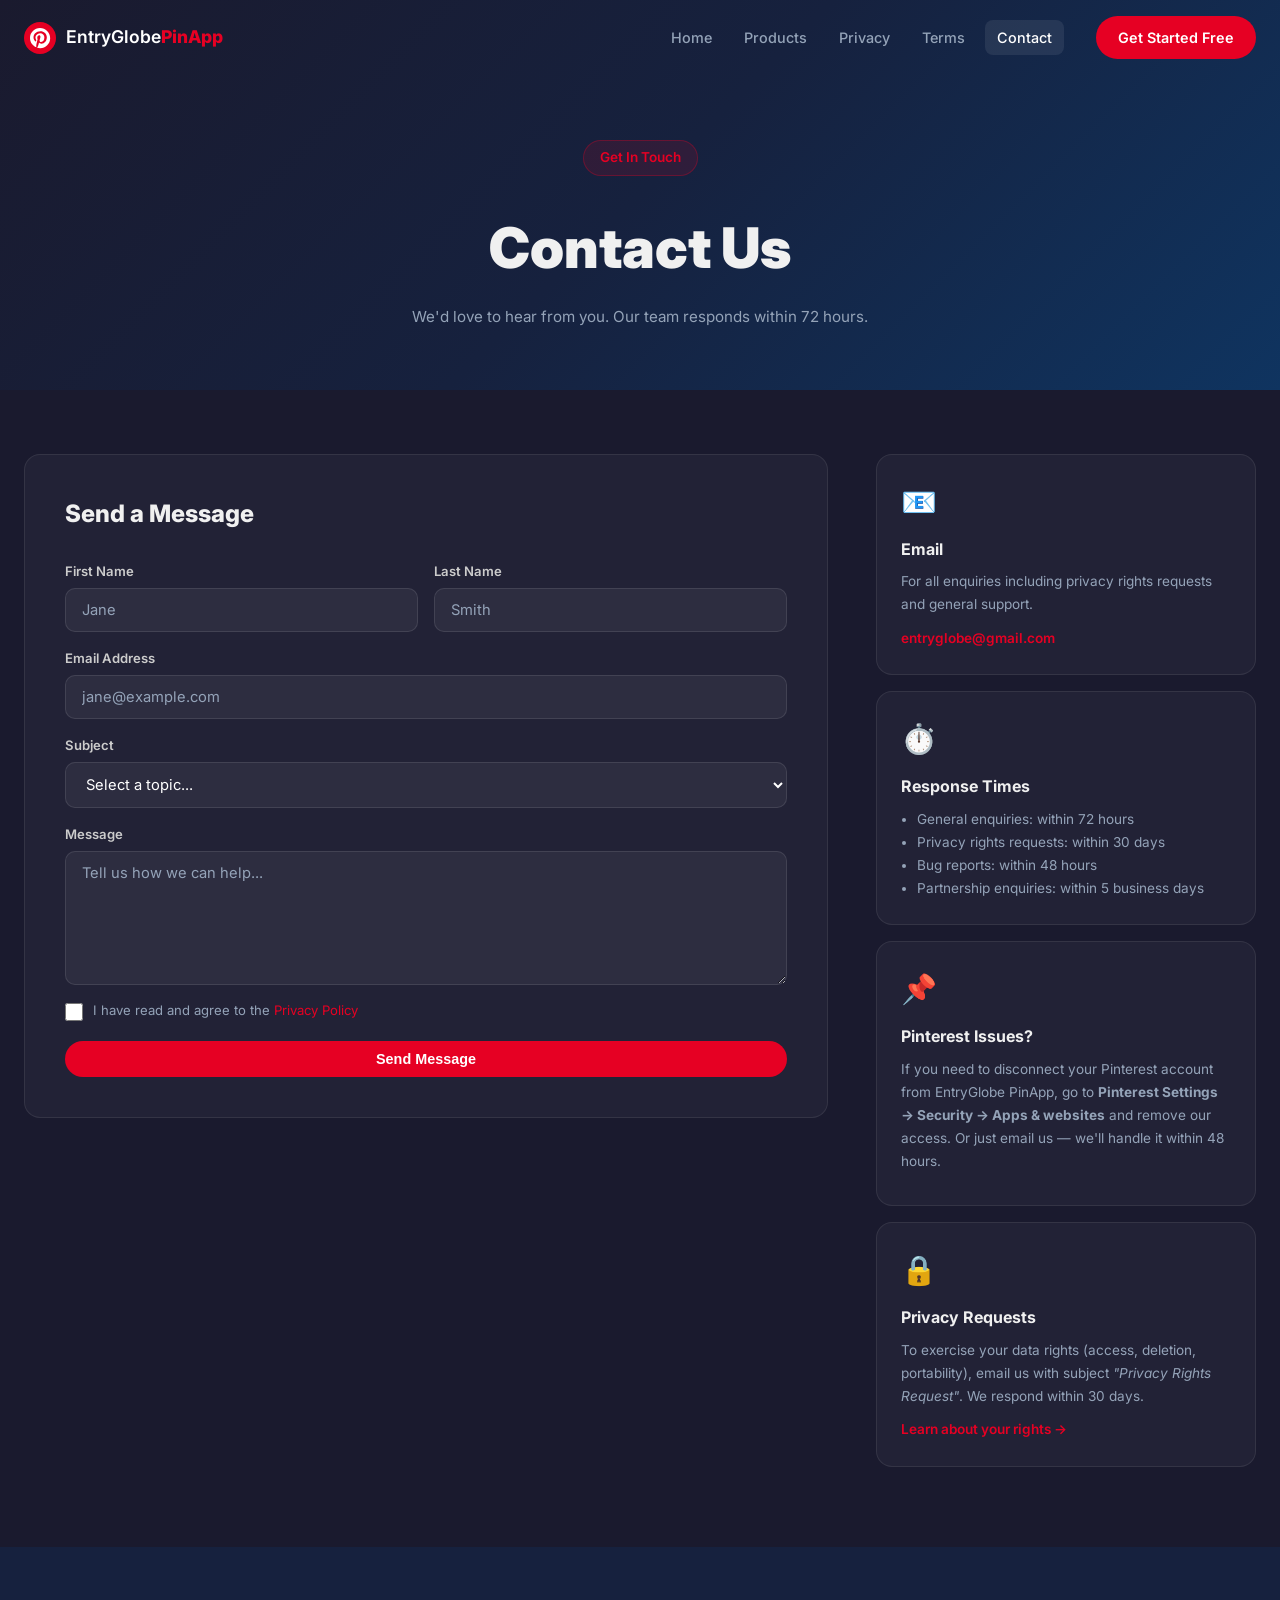
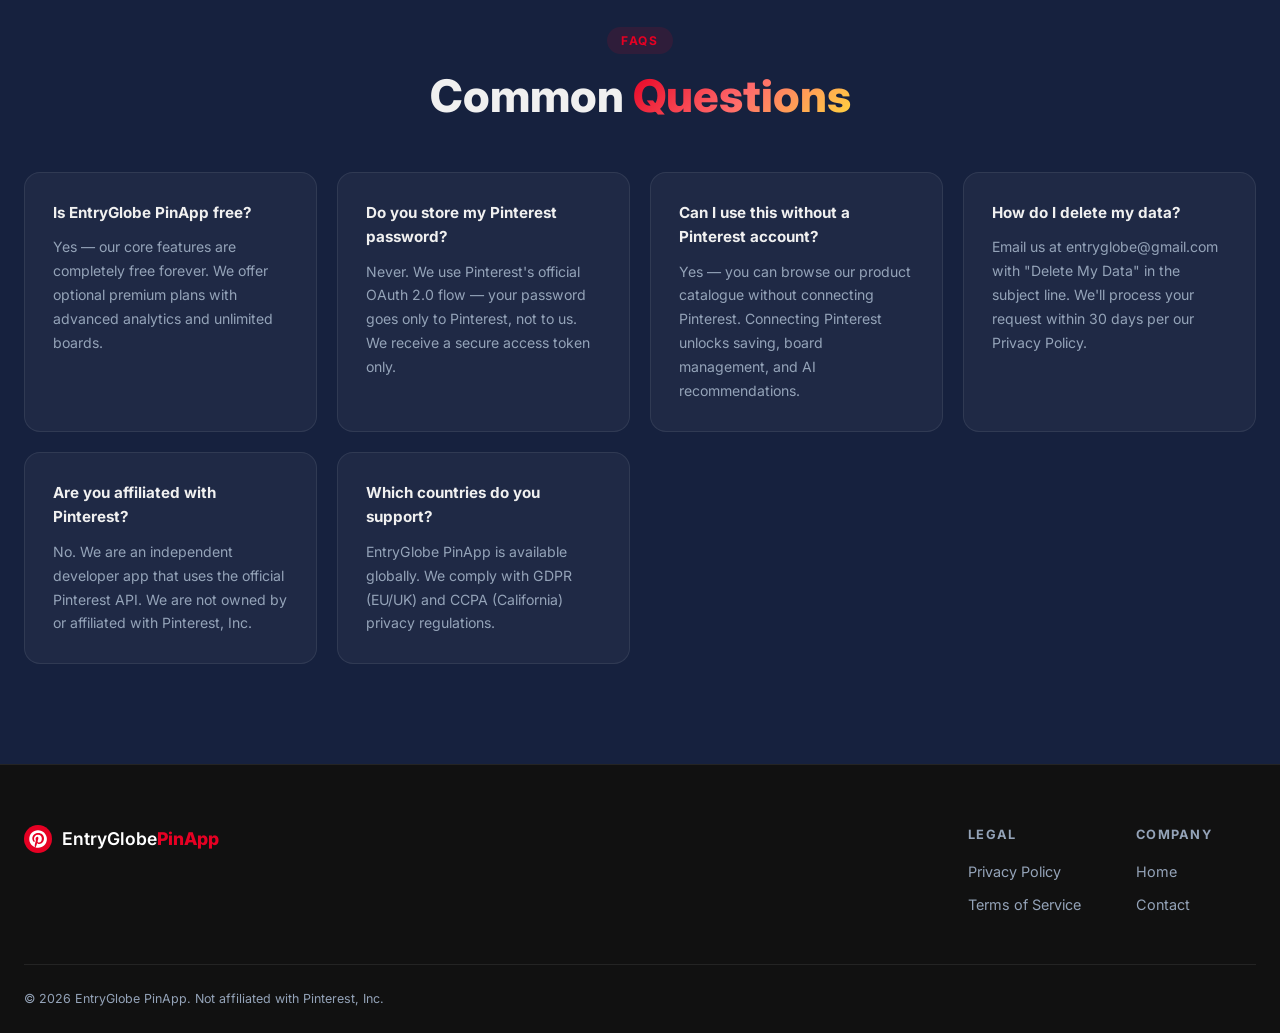
<file: contact.html>
<!DOCTYPE html>
<html lang="en">
<head>
  <meta charset="UTF-8" />
  <meta name="viewport" content="width=device-width, initial-scale=1.0" />
  <title>Contact – EntryGlobe PinApp</title>
  <link rel="stylesheet" href="style.css" />
  <link rel="preconnect" href="https://fonts.googleapis.com" />
  <link href="https://fonts.googleapis.com/css2?family=Inter:wght@300;400;500;600;700;800&display=swap" rel="stylesheet" />
</head>
<body>

<header class="navbar" id="navbar">
  <div class="nav-inner">
    <a href="index.html" class="brand">
      <svg width="32" height="32" viewBox="0 0 32 32" fill="none"><circle cx="16" cy="16" r="16" fill="#E60023"/><path d="M16 6C10.477 6 6 10.477 6 16c0 4.236 2.636 7.855 6.356 9.312-.088-.791-.167-2.005.035-2.868.181-.78 1.207-5.115 1.207-5.115s-.308-.617-.308-1.53c0-1.434.832-2.507 1.866-2.507.88 0 1.306.66 1.306 1.452 0 .885-.564 2.209-.855 3.437-.243 1.028.515 1.863 1.527 1.863 1.832 0 3.244-1.931 3.244-4.716 0-2.466-1.771-4.19-4.3-4.19-2.927 0-4.645 2.195-4.645 4.465 0 .884.34 1.83.765 2.348a.307.307 0 0 1 .071.294c-.078.323-.252 1.027-.286 1.172-.046.19-.152.23-.35.138-1.3-.605-2.112-2.508-2.112-4.038 0-3.286 2.387-6.307 6.883-6.307 3.614 0 6.424 2.576 6.424 6.017 0 3.59-2.263 6.479-5.404 6.479-1.056 0-2.049-.549-2.39-1.197l-.65 2.425c-.235.904-.87 2.037-1.295 2.727.976.302 2.01.466 3.08.466 5.523 0 10-4.477 10-10S21.523 6 16 6z" fill="white"/></svg>
      <span>EntryGlobe<strong>PinApp</strong></span>
    </a>
    <nav class="nav-links">
      <a href="index.html">Home</a>
      <a href="index.html#products">Products</a>
      <a href="privacy-policy.html">Privacy</a>
      <a href="terms.html">Terms</a>
      <a href="contact.html" class="active">Contact</a>
    </nav>
    <a href="index.html#get-started" class="btn-primary">Get Started Free</a>
    <button class="hamburger" id="hamburger" aria-label="Menu">&#9776;</button>
  </div>
  <div class="mobile-menu" id="mobileMenu">
    <a href="index.html">Home</a>
    <a href="privacy-policy.html">Privacy</a>
    <a href="terms.html">Terms</a>
    <a href="contact.html">Contact</a>
  </div>
</header>

<div class="legal-hero">
  <div class="container">
    <div class="hero-badge">Get In Touch</div>
    <h1>Contact Us</h1>
    <p>We'd love to hear from you. Our team responds within 72 hours.</p>
  </div>
</div>

<section class="contact-section container">
  <div class="contact-grid">

    <!-- Form -->
    <div class="contact-form-card">
      <h2>Send a Message</h2>
      <form id="contactForm" onsubmit="handleContactForm(event)">
        <div class="form-row">
          <div class="form-group">
            <label for="firstName">First Name</label>
            <input type="text" id="firstName" placeholder="Jane" required />
          </div>
          <div class="form-group">
            <label for="lastName">Last Name</label>
            <input type="text" id="lastName" placeholder="Smith" required />
          </div>
        </div>
        <div class="form-group">
          <label for="email">Email Address</label>
          <input type="email" id="email" placeholder="jane@example.com" required />
        </div>
        <div class="form-group">
          <label for="subject">Subject</label>
          <select id="subject" required>
            <option value="">Select a topic...</option>
            <option>General Enquiry</option>
            <option>Pinterest API / Account Connection</option>
            <option>Privacy Rights Request</option>
            <option>Bug Report</option>
            <option>Feature Request</option>
            <option>Business &amp; Partnership</option>
            <option>Press &amp; Media</option>
          </select>
        </div>
        <div class="form-group">
          <label for="message">Message</label>
          <textarea id="message" rows="6" placeholder="Tell us how we can help..." required></textarea>
        </div>
        <div class="form-check">
          <input type="checkbox" id="privacyCheck" required />
          <label for="privacyCheck">I have read and agree to the <a href="privacy-policy.html">Privacy Policy</a></label>
        </div>
        <button type="submit" class="btn-primary btn-full">Send Message</button>
      </form>
      <div id="formSuccess" class="form-success" style="display:none;">
        <div class="success-icon">✅</div>
        <h3>Message Sent!</h3>
        <p>Thanks for reaching out. We'll get back to you within 72 hours at the email you provided.</p>
      </div>
    </div>

    <!-- Info Cards -->
    <div class="contact-info-col">
      <div class="info-card">
        <div class="info-icon">📧</div>
        <h3>Email</h3>
        <p>For all enquiries including privacy rights requests and general support.</p>
        <a href="mailto:entryglobe@gmail.com">entryglobe@gmail.com</a>
      </div>
      <div class="info-card">
        <div class="info-icon">⏱️</div>
        <h3>Response Times</h3>
        <ul>
          <li>General enquiries: within 72 hours</li>
          <li>Privacy rights requests: within 30 days</li>
          <li>Bug reports: within 48 hours</li>
          <li>Partnership enquiries: within 5 business days</li>
        </ul>
      </div>
      <div class="info-card">
        <div class="info-icon">📌</div>
        <h3>Pinterest Issues?</h3>
        <p>If you need to disconnect your Pinterest account from EntryGlobe PinApp, go to <strong>Pinterest Settings &rarr; Security &rarr; Apps &amp; websites</strong> and remove our access. Or just email us — we'll handle it within 48 hours.</p>
      </div>
      <div class="info-card">
        <div class="info-icon">🔒</div>
        <h3>Privacy Requests</h3>
        <p>To exercise your data rights (access, deletion, portability), email us with subject <em>"Privacy Rights Request"</em>. We respond within 30 days.</p>
        <a href="privacy-policy.html#your-rights">Learn about your rights &rarr;</a>
      </div>
    </div>

  </div>
</section>

<!-- FAQ -->
<section class="faq-section">
  <div class="container">
    <div class="section-label">FAQs</div>
    <h2 class="section-title">Common <span class="gradient-text">Questions</span></h2>
    <div class="faq-grid">
      <div class="faq-item">
        <h4>Is EntryGlobe PinApp free?</h4>
        <p>Yes — our core features are completely free forever. We offer optional premium plans with advanced analytics and unlimited boards.</p>
      </div>
      <div class="faq-item">
        <h4>Do you store my Pinterest password?</h4>
        <p>Never. We use Pinterest's official OAuth 2.0 flow — your password goes only to Pinterest, not to us. We receive a secure access token only.</p>
      </div>
      <div class="faq-item">
        <h4>Can I use this without a Pinterest account?</h4>
        <p>Yes — you can browse our product catalogue without connecting Pinterest. Connecting Pinterest unlocks saving, board management, and AI recommendations.</p>
      </div>
      <div class="faq-item">
        <h4>How do I delete my data?</h4>
        <p>Email us at entryglobe@gmail.com with "Delete My Data" in the subject line. We'll process your request within 30 days per our Privacy Policy.</p>
      </div>
      <div class="faq-item">
        <h4>Are you affiliated with Pinterest?</h4>
        <p>No. We are an independent developer app that uses the official Pinterest API. We are not owned by or affiliated with Pinterest, Inc.</p>
      </div>
      <div class="faq-item">
        <h4>Which countries do you support?</h4>
        <p>EntryGlobe PinApp is available globally. We comply with GDPR (EU/UK) and CCPA (California) privacy regulations.</p>
      </div>
    </div>
  </div>
</section>

<footer class="footer">
  <div class="footer-inner">
    <div class="footer-brand">
      <a href="index.html" class="brand">
        <svg width="28" height="28" viewBox="0 0 32 32" fill="none"><circle cx="16" cy="16" r="16" fill="#E60023"/><path d="M16 6C10.477 6 6 10.477 6 16c0 4.236 2.636 7.855 6.356 9.312-.088-.791-.167-2.005.035-2.868.181-.78 1.207-5.115 1.207-5.115s-.308-.617-.308-1.53c0-1.434.832-2.507 1.866-2.507.88 0 1.306.66 1.306 1.452 0 .885-.564 2.209-.855 3.437-.243 1.028.515 1.863 1.527 1.863 1.832 0 3.244-1.931 3.244-4.716 0-2.466-1.771-4.19-4.3-4.19-2.927 0-4.645 2.195-4.645 4.465 0 .884.34 1.83.765 2.348a.307.307 0 0 1 .071.294c-.078.323-.252 1.027-.286 1.172-.046.19-.152.23-.35.138-1.3-.605-2.112-2.508-2.112-4.038 0-3.286 2.387-6.307 6.883-6.307 3.614 0 6.424 2.576 6.424 6.017 0 3.59-2.263 6.479-5.404 6.479-1.056 0-2.049-.549-2.39-1.197l-.65 2.425c-.235.904-.87 2.037-1.295 2.727.976.302 2.01.466 3.08.466 5.523 0 10-4.477 10-10S21.523 6 16 6z" fill="white"/></svg>
        <span>EntryGlobe<strong>PinApp</strong></span>
      </a>
    </div>
    <div class="footer-links">
      <div class="footer-col">
        <h4>Legal</h4>
        <a href="privacy-policy.html">Privacy Policy</a>
        <a href="terms.html">Terms of Service</a>
      </div>
      <div class="footer-col">
        <h4>Company</h4>
        <a href="index.html">Home</a>
        <a href="contact.html">Contact</a>
      </div>
    </div>
  </div>
  <div class="footer-bottom">
    <p>&copy; 2026 EntryGlobe PinApp. Not affiliated with Pinterest, Inc.</p>
  </div>
</footer>

<script>
  window.addEventListener('scroll', () => {
    document.getElementById('navbar').classList.toggle('scrolled', window.scrollY > 50);
  });
  document.getElementById('hamburger').addEventListener('click', () => {
    document.getElementById('mobileMenu').classList.toggle('open');
  });
  function handleContactForm(e) {
    e.preventDefault();
    document.getElementById('contactForm').style.display = 'none';
    document.getElementById('formSuccess').style.display = 'block';
  }
</script>
</body>
</html>
</file>
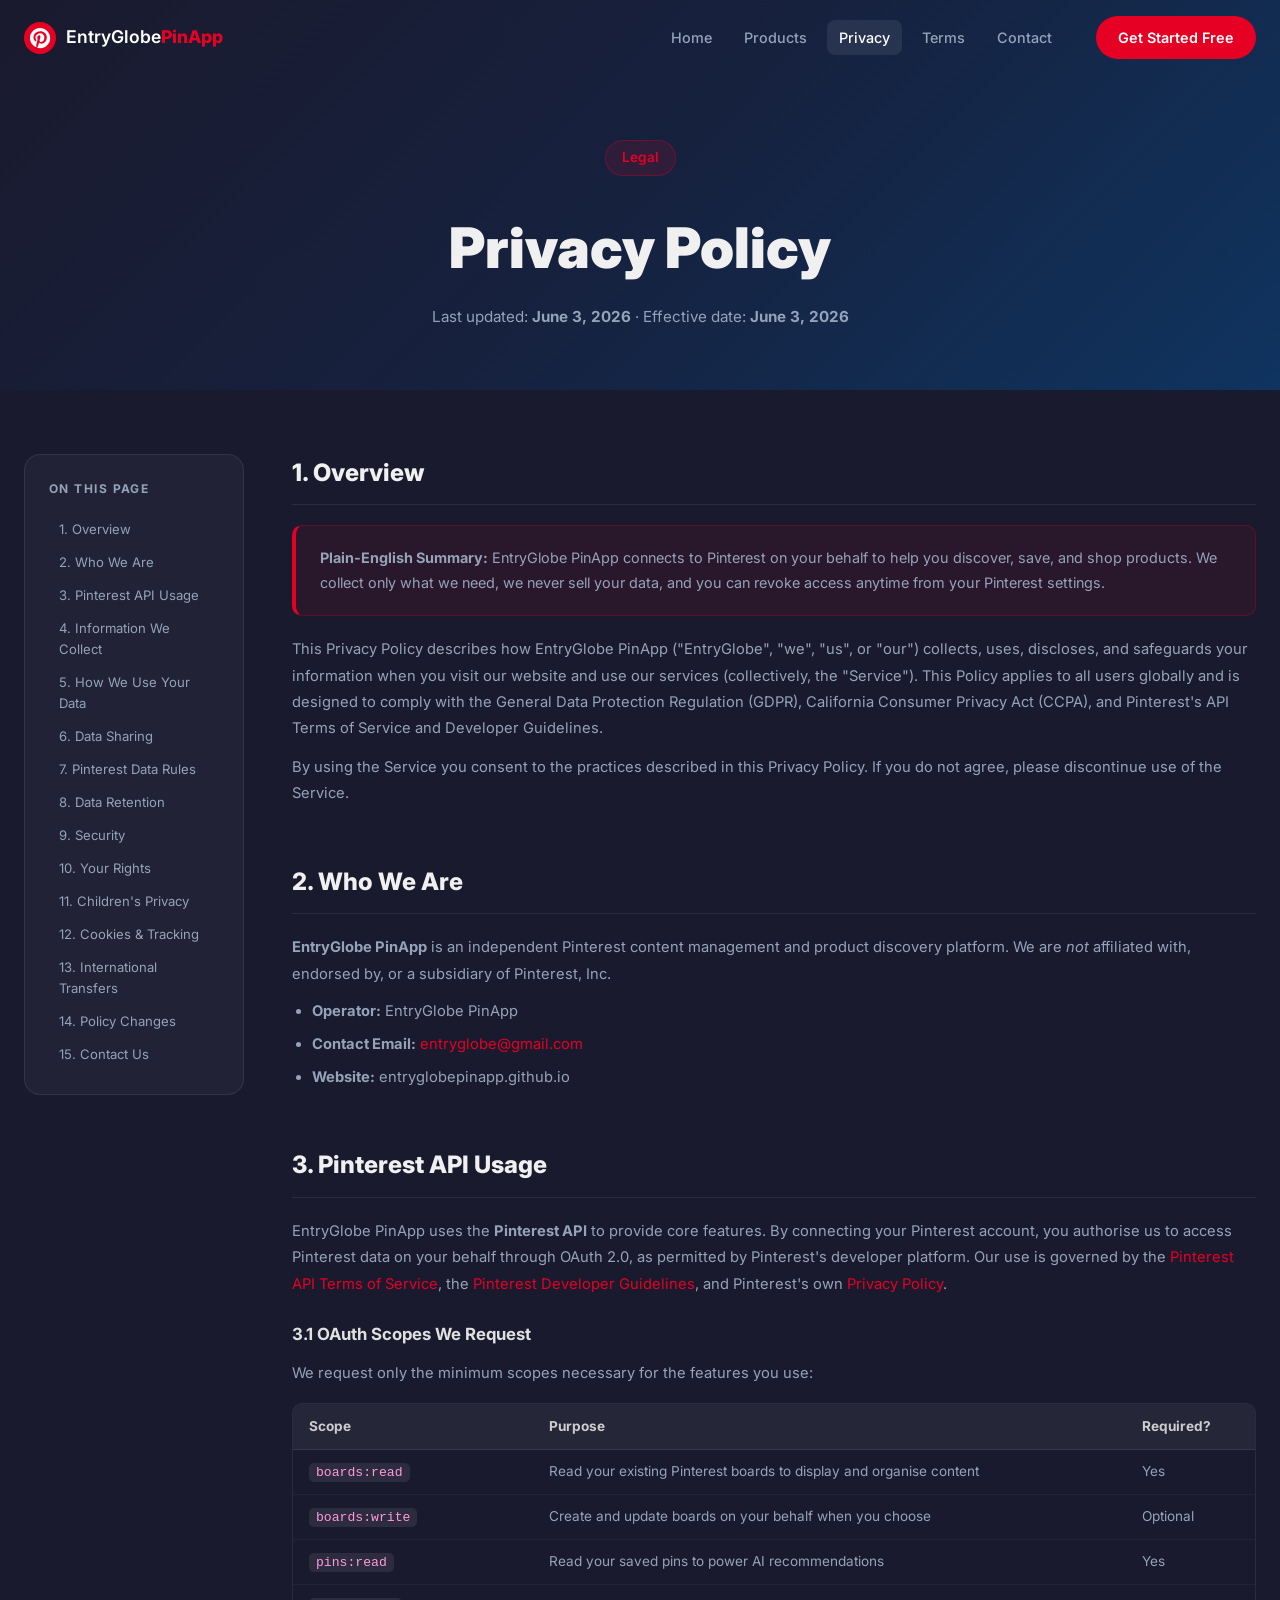
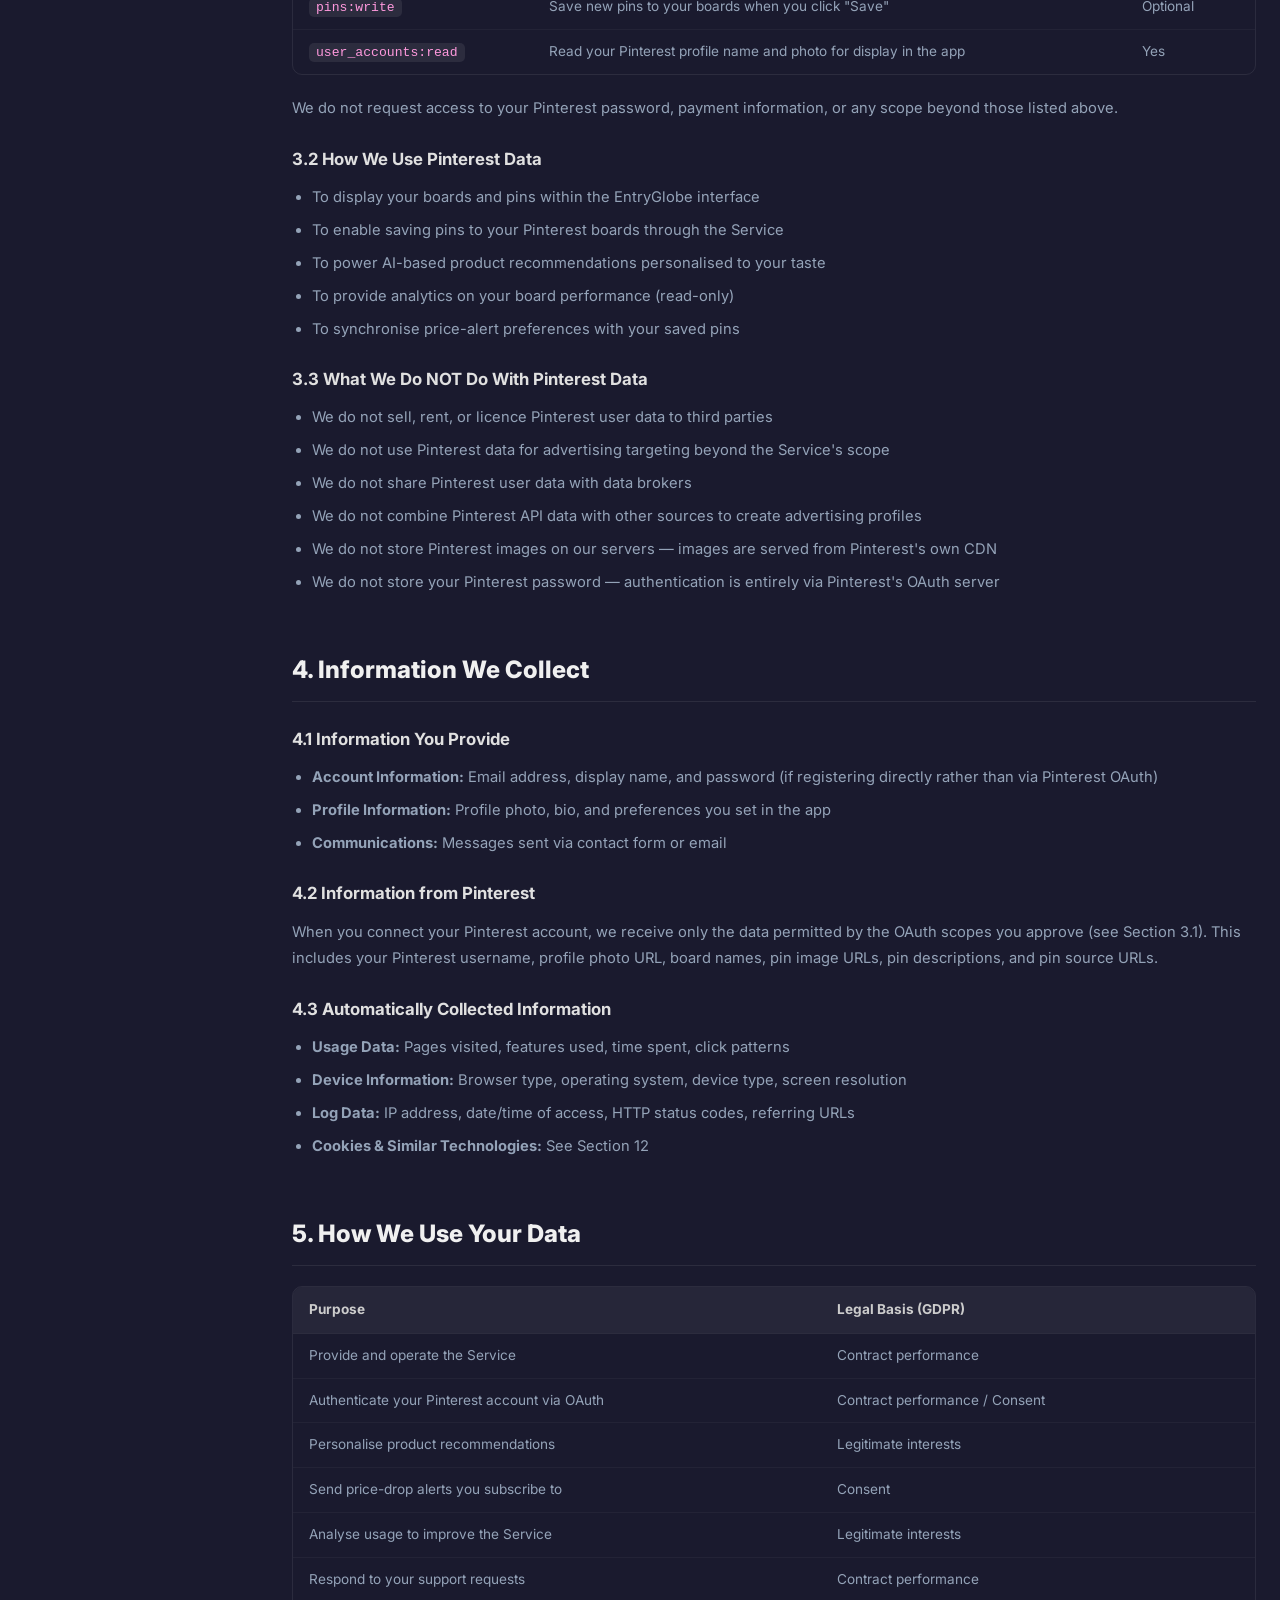
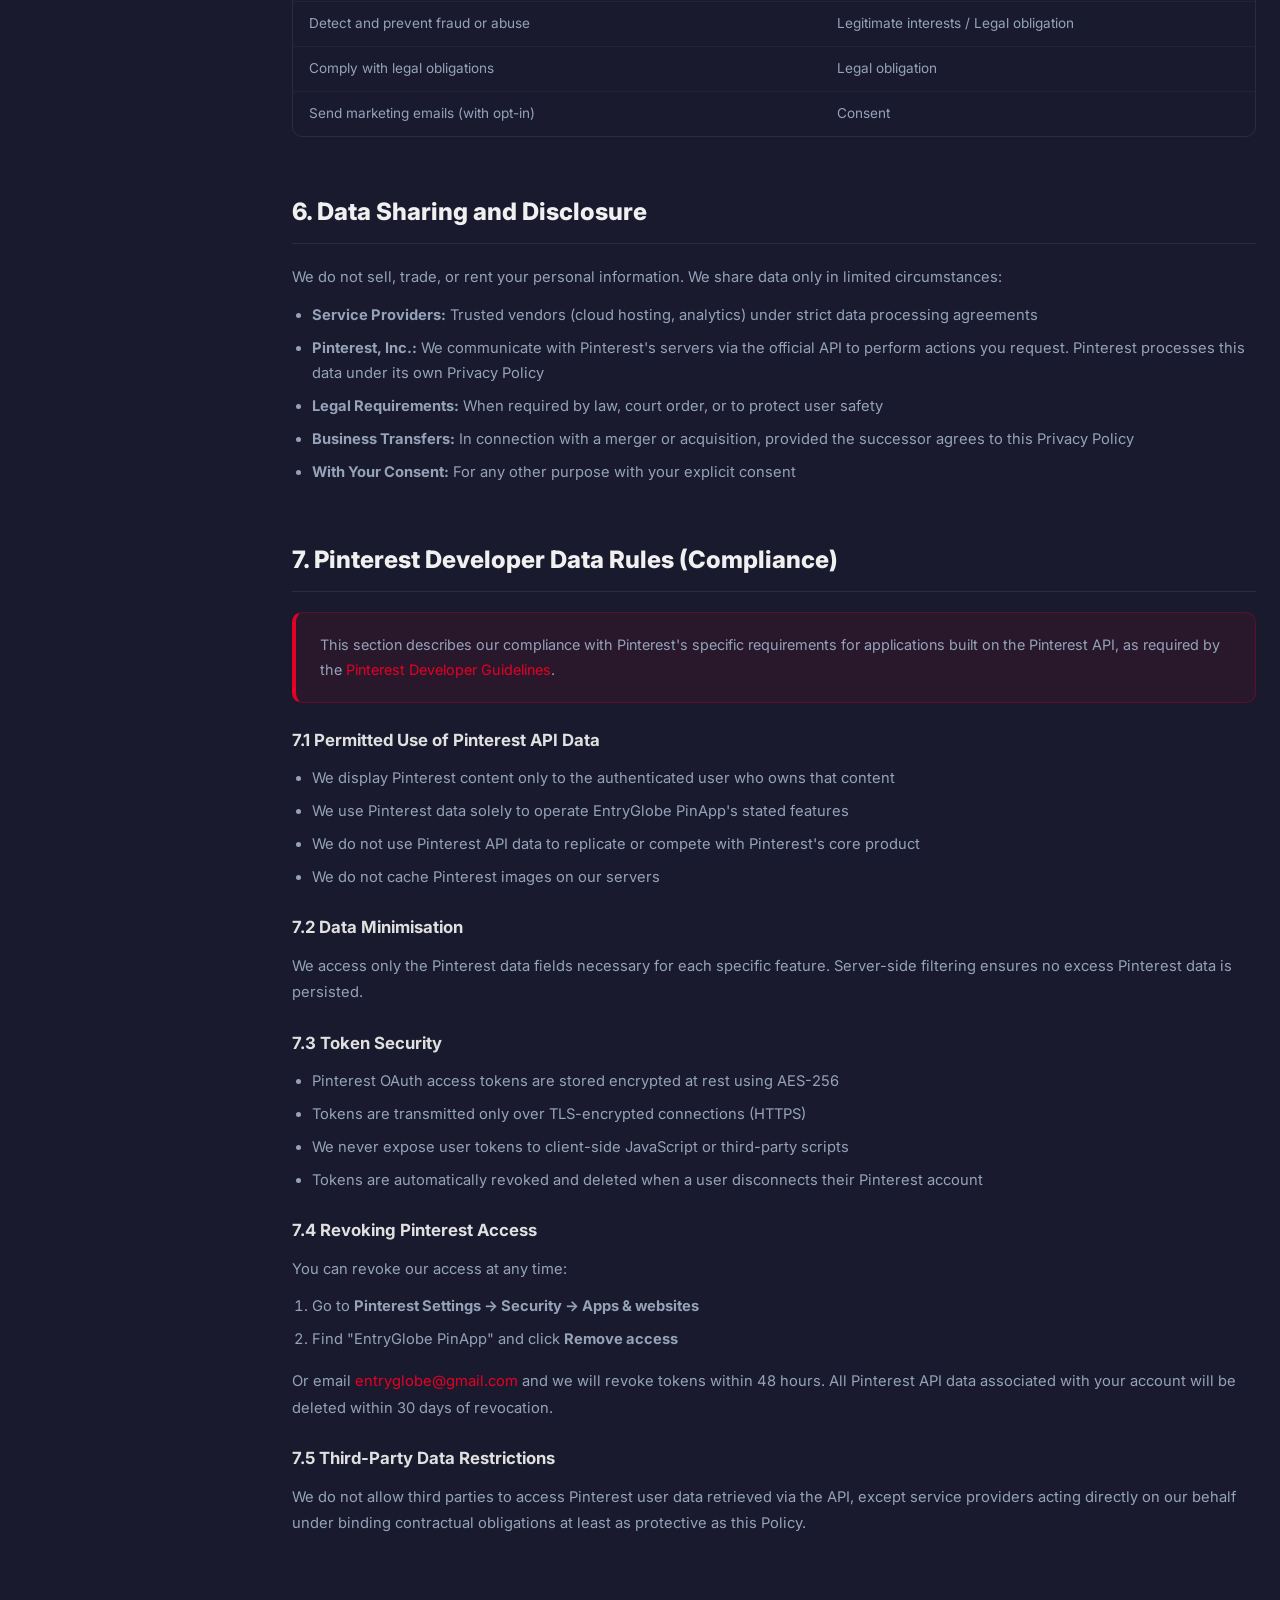
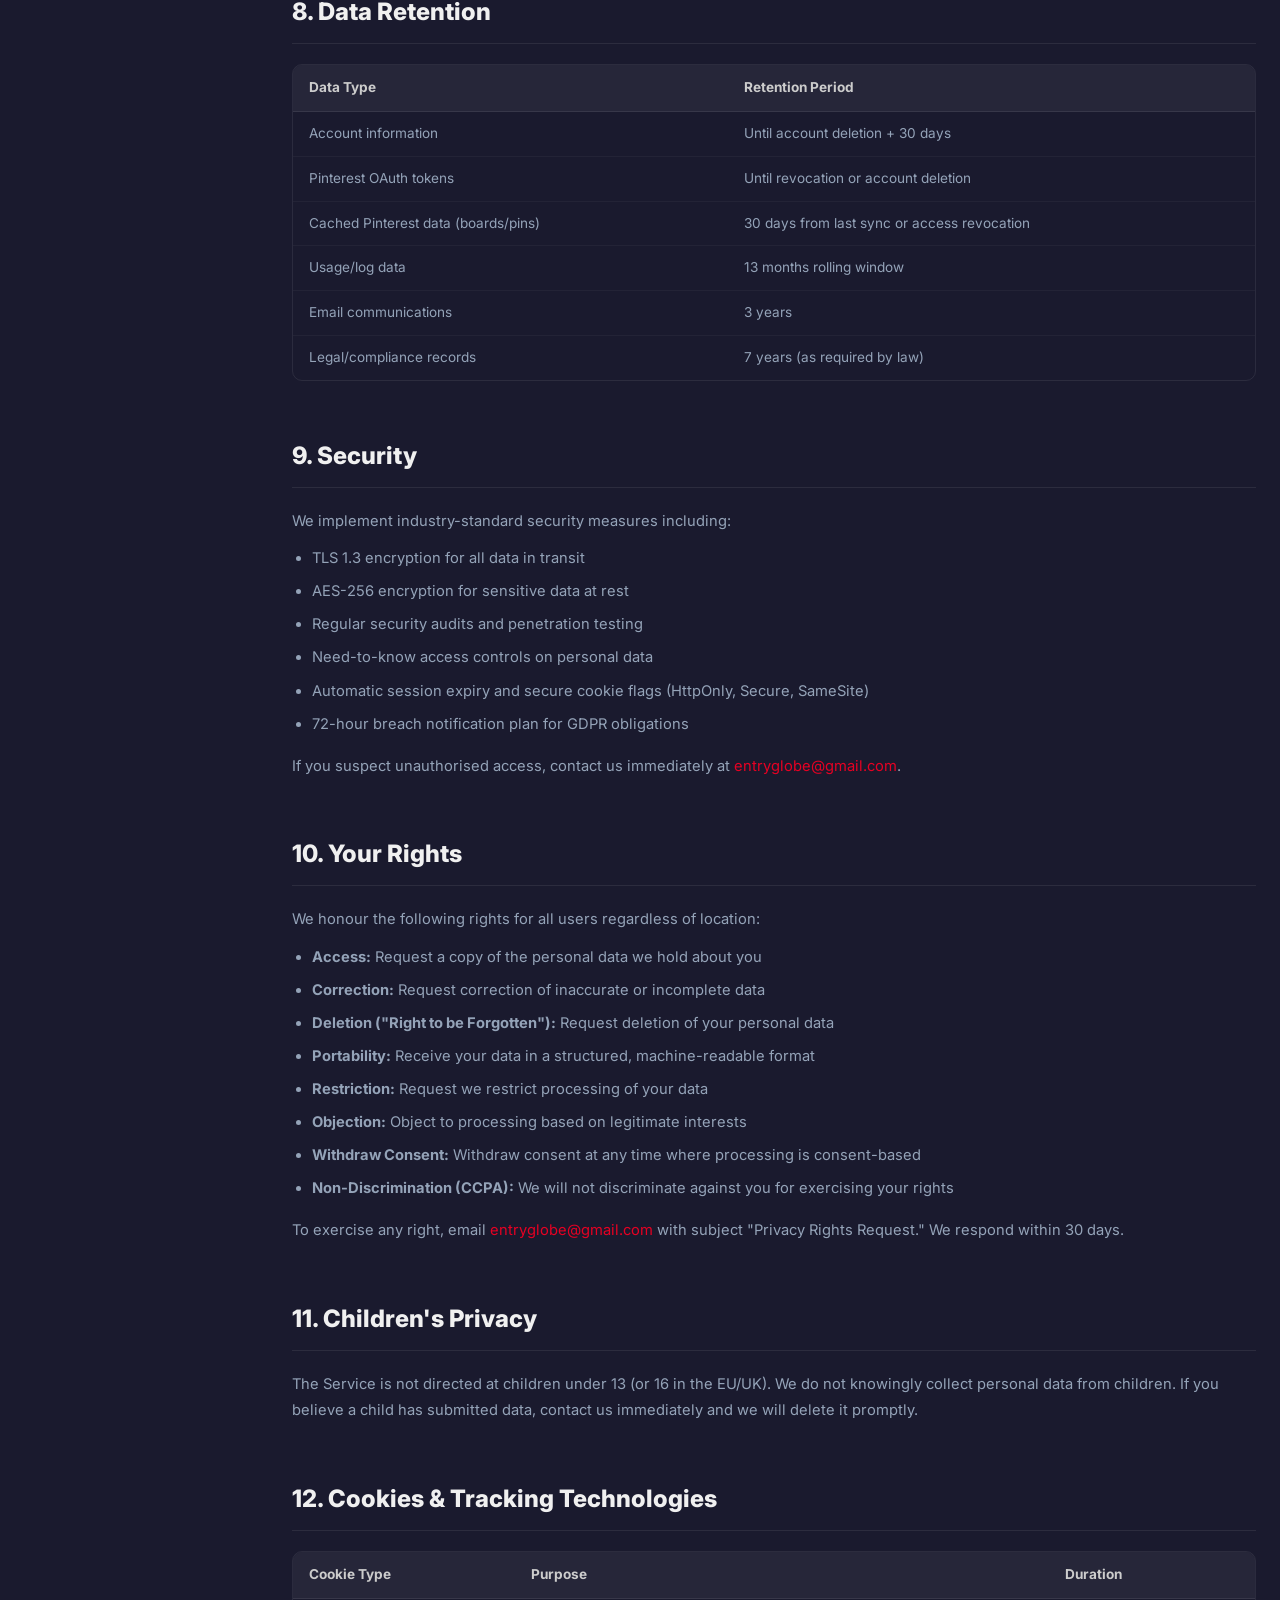
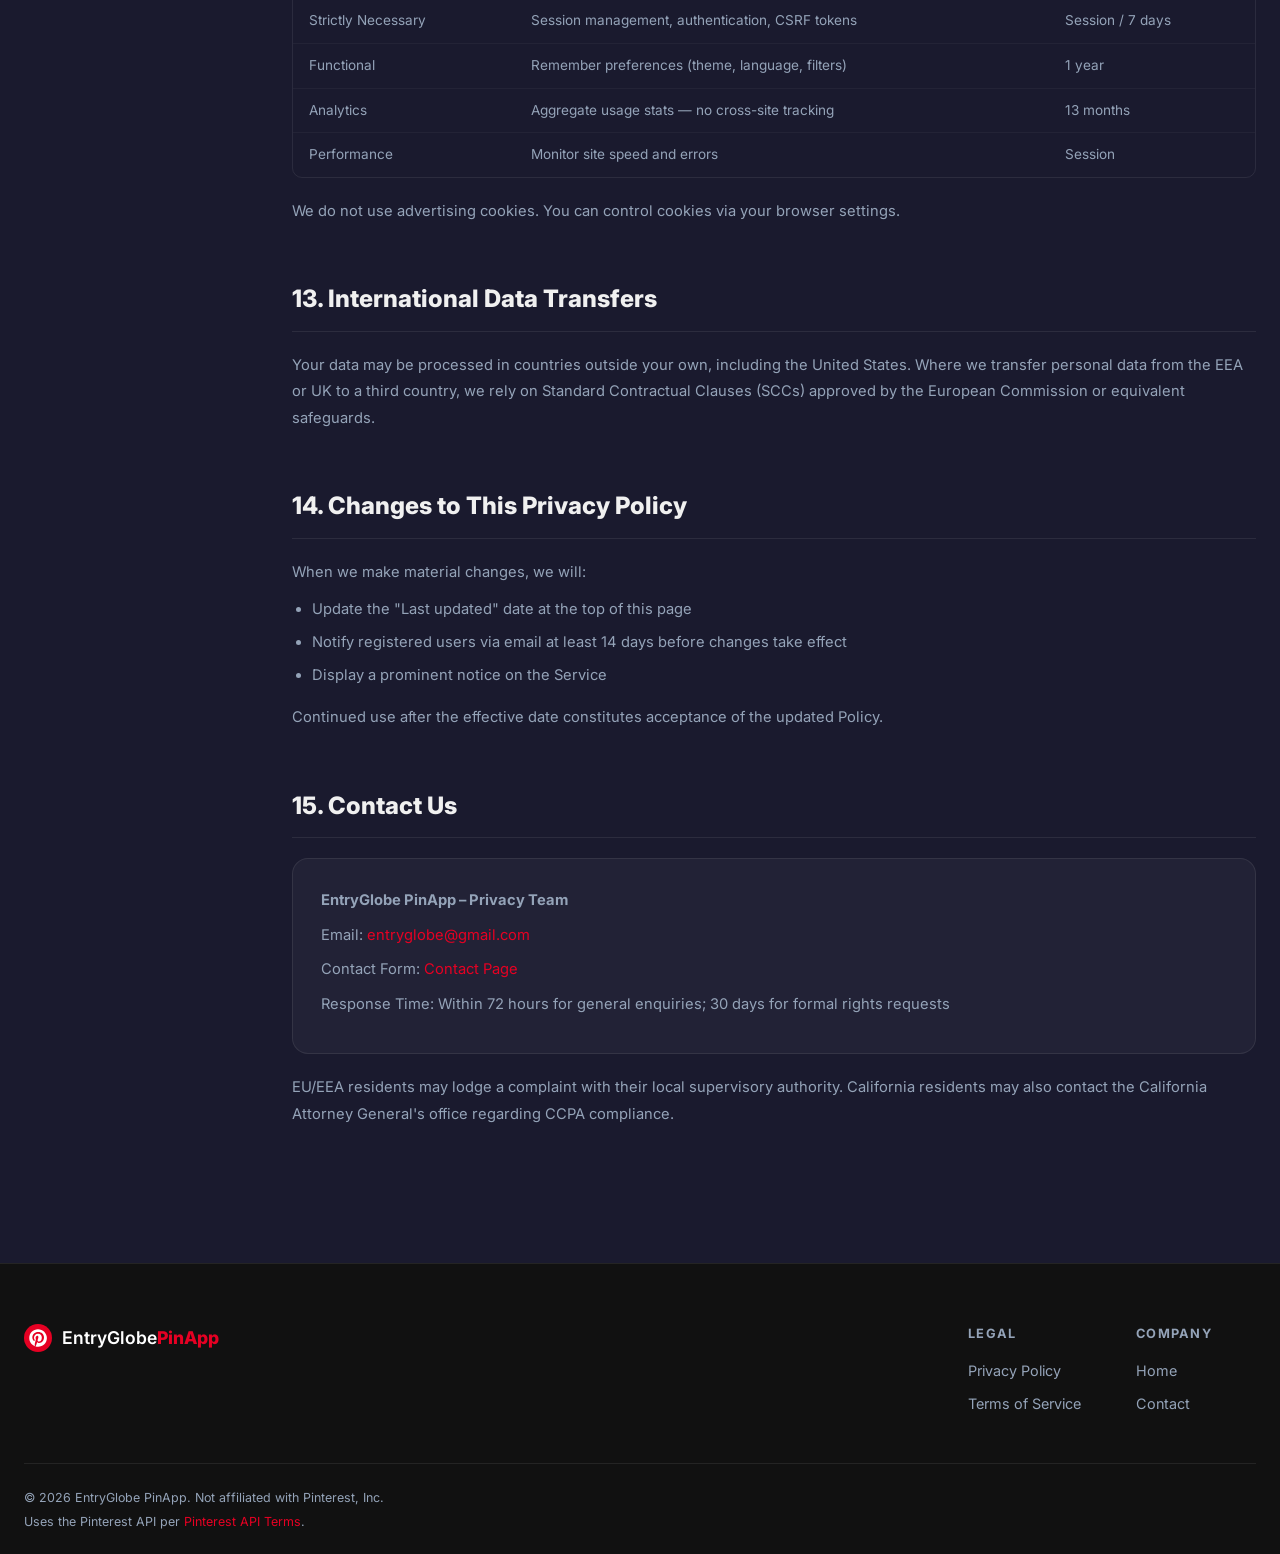
<file: privacy-policy.html>
<!DOCTYPE html>
<html lang="en">
<head>
  <meta charset="UTF-8" />
  <meta name="viewport" content="width=device-width, initial-scale=1.0" />
  <title>Privacy Policy – EntryGlobe PinApp</title>
  <meta name="description" content="EntryGlobe PinApp Privacy Policy — learn how we collect, use, and protect your data when you use our Pinterest-integrated platform." />
  <link rel="stylesheet" href="style.css" />
  <link rel="preconnect" href="https://fonts.googleapis.com" />
  <link href="https://fonts.googleapis.com/css2?family=Inter:wght@300;400;500;600;700;800&display=swap" rel="stylesheet" />
</head>
<body>

<header class="navbar" id="navbar">
  <div class="nav-inner">
    <a href="index.html" class="brand">
      <svg width="32" height="32" viewBox="0 0 32 32" fill="none"><circle cx="16" cy="16" r="16" fill="#E60023"/><path d="M16 6C10.477 6 6 10.477 6 16c0 4.236 2.636 7.855 6.356 9.312-.088-.791-.167-2.005.035-2.868.181-.78 1.207-5.115 1.207-5.115s-.308-.617-.308-1.53c0-1.434.832-2.507 1.866-2.507.88 0 1.306.66 1.306 1.452 0 .885-.564 2.209-.855 3.437-.243 1.028.515 1.863 1.527 1.863 1.832 0 3.244-1.931 3.244-4.716 0-2.466-1.771-4.19-4.3-4.19-2.927 0-4.645 2.195-4.645 4.465 0 .884.34 1.83.765 2.348a.307.307 0 0 1 .071.294c-.078.323-.252 1.027-.286 1.172-.046.19-.152.23-.35.138-1.3-.605-2.112-2.508-2.112-4.038 0-3.286 2.387-6.307 6.883-6.307 3.614 0 6.424 2.576 6.424 6.017 0 3.59-2.263 6.479-5.404 6.479-1.056 0-2.049-.549-2.39-1.197l-.65 2.425c-.235.904-.87 2.037-1.295 2.727.976.302 2.01.466 3.08.466 5.523 0 10-4.477 10-10S21.523 6 16 6z" fill="white"/></svg>
      <span>EntryGlobe<strong>PinApp</strong></span>
    </a>
    <nav class="nav-links">
      <a href="index.html">Home</a>
      <a href="index.html#products">Products</a>
      <a href="privacy-policy.html" class="active">Privacy</a>
      <a href="terms.html">Terms</a>
      <a href="contact.html">Contact</a>
    </nav>
    <a href="index.html#get-started" class="btn-primary">Get Started Free</a>
    <button class="hamburger" id="hamburger" aria-label="Menu">&#9776;</button>
  </div>
  <div class="mobile-menu" id="mobileMenu">
    <a href="index.html">Home</a>
    <a href="privacy-policy.html">Privacy</a>
    <a href="terms.html">Terms</a>
    <a href="contact.html">Contact</a>
  </div>
</header>

<div class="legal-hero">
  <div class="container">
    <div class="hero-badge">Legal</div>
    <h1>Privacy Policy</h1>
    <p>Last updated: <strong>June 3, 2026</strong> &middot; Effective date: <strong>June 3, 2026</strong></p>
  </div>
</div>

<div class="legal-layout container">
  <aside class="legal-toc">
    <h4>On This Page</h4>
    <ul>
      <li><a href="#overview">1. Overview</a></li>
      <li><a href="#who-we-are">2. Who We Are</a></li>
      <li><a href="#pinterest-api">3. Pinterest API Usage</a></li>
      <li><a href="#information-collected">4. Information We Collect</a></li>
      <li><a href="#how-we-use">5. How We Use Your Data</a></li>
      <li><a href="#data-sharing">6. Data Sharing</a></li>
      <li><a href="#pinterest-data-rules">7. Pinterest Data Rules</a></li>
      <li><a href="#data-retention">8. Data Retention</a></li>
      <li><a href="#security">9. Security</a></li>
      <li><a href="#your-rights">10. Your Rights</a></li>
      <li><a href="#children">11. Children's Privacy</a></li>
      <li><a href="#cookies">12. Cookies &amp; Tracking</a></li>
      <li><a href="#international">13. International Transfers</a></li>
      <li><a href="#changes">14. Policy Changes</a></li>
      <li><a href="#contact">15. Contact Us</a></li>
    </ul>
  </aside>

  <main class="legal-content">

    <section id="overview" class="legal-section">
      <h2>1. Overview</h2>
      <div class="highlight-box">
        <strong>Plain-English Summary:</strong> EntryGlobe PinApp connects to Pinterest on your behalf to help you discover, save, and shop products. We collect only what we need, we never sell your data, and you can revoke access anytime from your Pinterest settings.
      </div>
      <p>This Privacy Policy describes how EntryGlobe PinApp ("EntryGlobe", "we", "us", or "our") collects, uses, discloses, and safeguards your information when you visit our website and use our services (collectively, the "Service"). This Policy applies to all users globally and is designed to comply with the General Data Protection Regulation (GDPR), California Consumer Privacy Act (CCPA), and Pinterest's API Terms of Service and Developer Guidelines.</p>
      <p>By using the Service you consent to the practices described in this Privacy Policy. If you do not agree, please discontinue use of the Service.</p>
    </section>

    <section id="who-we-are" class="legal-section">
      <h2>2. Who We Are</h2>
      <p><strong>EntryGlobe PinApp</strong> is an independent Pinterest content management and product discovery platform. We are <em>not</em> affiliated with, endorsed by, or a subsidiary of Pinterest, Inc.</p>
      <ul>
        <li><strong>Operator:</strong> EntryGlobe PinApp</li>
        <li><strong>Contact Email:</strong> <a href="mailto:entryglobe@gmail.com">entryglobe@gmail.com</a></li>
        <li><strong>Website:</strong> entryglobepinapp.github.io</li>
      </ul>
    </section>

    <section id="pinterest-api" class="legal-section">
      <h2>3. Pinterest API Usage</h2>
      <p>EntryGlobe PinApp uses the <strong>Pinterest API</strong> to provide core features. By connecting your Pinterest account, you authorise us to access Pinterest data on your behalf through OAuth 2.0, as permitted by Pinterest's developer platform. Our use is governed by the <a href="https://developers.pinterest.com/terms/" target="_blank" rel="noopener">Pinterest API Terms of Service</a>, the <a href="https://policy.pinterest.com/en/developer-guidelines" target="_blank" rel="noopener">Pinterest Developer Guidelines</a>, and Pinterest's own <a href="https://policy.pinterest.com/en/privacy-policy" target="_blank" rel="noopener">Privacy Policy</a>.</p>

      <h3>3.1 OAuth Scopes We Request</h3>
      <p>We request only the minimum scopes necessary for the features you use:</p>
      <div class="table-wrap">
        <table>
          <thead><tr><th>Scope</th><th>Purpose</th><th>Required?</th></tr></thead>
          <tbody>
            <tr><td><code>boards:read</code></td><td>Read your existing Pinterest boards to display and organise content</td><td>Yes</td></tr>
            <tr><td><code>boards:write</code></td><td>Create and update boards on your behalf when you choose</td><td>Optional</td></tr>
            <tr><td><code>pins:read</code></td><td>Read your saved pins to power AI recommendations</td><td>Yes</td></tr>
            <tr><td><code>pins:write</code></td><td>Save new pins to your boards when you click "Save"</td><td>Optional</td></tr>
            <tr><td><code>user_accounts:read</code></td><td>Read your Pinterest profile name and photo for display in the app</td><td>Yes</td></tr>
          </tbody>
        </table>
      </div>
      <p>We do not request access to your Pinterest password, payment information, or any scope beyond those listed above.</p>

      <h3>3.2 How We Use Pinterest Data</h3>
      <ul>
        <li>To display your boards and pins within the EntryGlobe interface</li>
        <li>To enable saving pins to your Pinterest boards through the Service</li>
        <li>To power AI-based product recommendations personalised to your taste</li>
        <li>To provide analytics on your board performance (read-only)</li>
        <li>To synchronise price-alert preferences with your saved pins</li>
      </ul>

      <h3>3.3 What We Do NOT Do With Pinterest Data</h3>
      <ul>
        <li>We do not sell, rent, or licence Pinterest user data to third parties</li>
        <li>We do not use Pinterest data for advertising targeting beyond the Service's scope</li>
        <li>We do not share Pinterest user data with data brokers</li>
        <li>We do not combine Pinterest API data with other sources to create advertising profiles</li>
        <li>We do not store Pinterest images on our servers — images are served from Pinterest's own CDN</li>
        <li>We do not store your Pinterest password — authentication is entirely via Pinterest's OAuth server</li>
      </ul>
    </section>

    <section id="information-collected" class="legal-section">
      <h2>4. Information We Collect</h2>

      <h3>4.1 Information You Provide</h3>
      <ul>
        <li><strong>Account Information:</strong> Email address, display name, and password (if registering directly rather than via Pinterest OAuth)</li>
        <li><strong>Profile Information:</strong> Profile photo, bio, and preferences you set in the app</li>
        <li><strong>Communications:</strong> Messages sent via contact form or email</li>
      </ul>

      <h3>4.2 Information from Pinterest</h3>
      <p>When you connect your Pinterest account, we receive only the data permitted by the OAuth scopes you approve (see Section 3.1). This includes your Pinterest username, profile photo URL, board names, pin image URLs, pin descriptions, and pin source URLs.</p>

      <h3>4.3 Automatically Collected Information</h3>
      <ul>
        <li><strong>Usage Data:</strong> Pages visited, features used, time spent, click patterns</li>
        <li><strong>Device Information:</strong> Browser type, operating system, device type, screen resolution</li>
        <li><strong>Log Data:</strong> IP address, date/time of access, HTTP status codes, referring URLs</li>
        <li><strong>Cookies &amp; Similar Technologies:</strong> See Section 12</li>
      </ul>
    </section>

    <section id="how-we-use" class="legal-section">
      <h2>5. How We Use Your Data</h2>
      <div class="table-wrap">
        <table>
          <thead><tr><th>Purpose</th><th>Legal Basis (GDPR)</th></tr></thead>
          <tbody>
            <tr><td>Provide and operate the Service</td><td>Contract performance</td></tr>
            <tr><td>Authenticate your Pinterest account via OAuth</td><td>Contract performance / Consent</td></tr>
            <tr><td>Personalise product recommendations</td><td>Legitimate interests</td></tr>
            <tr><td>Send price-drop alerts you subscribe to</td><td>Consent</td></tr>
            <tr><td>Analyse usage to improve the Service</td><td>Legitimate interests</td></tr>
            <tr><td>Respond to your support requests</td><td>Contract performance</td></tr>
            <tr><td>Detect and prevent fraud or abuse</td><td>Legitimate interests / Legal obligation</td></tr>
            <tr><td>Comply with legal obligations</td><td>Legal obligation</td></tr>
            <tr><td>Send marketing emails (with opt-in)</td><td>Consent</td></tr>
          </tbody>
        </table>
      </div>
    </section>

    <section id="data-sharing" class="legal-section">
      <h2>6. Data Sharing and Disclosure</h2>
      <p>We do not sell, trade, or rent your personal information. We share data only in limited circumstances:</p>
      <ul>
        <li><strong>Service Providers:</strong> Trusted vendors (cloud hosting, analytics) under strict data processing agreements</li>
        <li><strong>Pinterest, Inc.:</strong> We communicate with Pinterest's servers via the official API to perform actions you request. Pinterest processes this data under its own Privacy Policy</li>
        <li><strong>Legal Requirements:</strong> When required by law, court order, or to protect user safety</li>
        <li><strong>Business Transfers:</strong> In connection with a merger or acquisition, provided the successor agrees to this Privacy Policy</li>
        <li><strong>With Your Consent:</strong> For any other purpose with your explicit consent</li>
      </ul>
    </section>

    <section id="pinterest-data-rules" class="legal-section">
      <h2>7. Pinterest Developer Data Rules (Compliance)</h2>
      <div class="highlight-box">
        This section describes our compliance with Pinterest's specific requirements for applications built on the Pinterest API, as required by the <a href="https://policy.pinterest.com/en/developer-guidelines" target="_blank" rel="noopener">Pinterest Developer Guidelines</a>.
      </div>

      <h3>7.1 Permitted Use of Pinterest API Data</h3>
      <ul>
        <li>We display Pinterest content only to the authenticated user who owns that content</li>
        <li>We use Pinterest data solely to operate EntryGlobe PinApp's stated features</li>
        <li>We do not use Pinterest API data to replicate or compete with Pinterest's core product</li>
        <li>We do not cache Pinterest images on our servers</li>
      </ul>

      <h3>7.2 Data Minimisation</h3>
      <p>We access only the Pinterest data fields necessary for each specific feature. Server-side filtering ensures no excess Pinterest data is persisted.</p>

      <h3>7.3 Token Security</h3>
      <ul>
        <li>Pinterest OAuth access tokens are stored encrypted at rest using AES-256</li>
        <li>Tokens are transmitted only over TLS-encrypted connections (HTTPS)</li>
        <li>We never expose user tokens to client-side JavaScript or third-party scripts</li>
        <li>Tokens are automatically revoked and deleted when a user disconnects their Pinterest account</li>
      </ul>

      <h3>7.4 Revoking Pinterest Access</h3>
      <p>You can revoke our access at any time:</p>
      <ol>
        <li>Go to <strong>Pinterest Settings &rarr; Security &rarr; Apps &amp; websites</strong></li>
        <li>Find "EntryGlobe PinApp" and click <strong>Remove access</strong></li>
      </ol>
      <p>Or email <a href="mailto:entryglobe@gmail.com">entryglobe@gmail.com</a> and we will revoke tokens within 48 hours. All Pinterest API data associated with your account will be deleted within 30 days of revocation.</p>

      <h3>7.5 Third-Party Data Restrictions</h3>
      <p>We do not allow third parties to access Pinterest user data retrieved via the API, except service providers acting directly on our behalf under binding contractual obligations at least as protective as this Policy.</p>
    </section>

    <section id="data-retention" class="legal-section">
      <h2>8. Data Retention</h2>
      <div class="table-wrap">
        <table>
          <thead><tr><th>Data Type</th><th>Retention Period</th></tr></thead>
          <tbody>
            <tr><td>Account information</td><td>Until account deletion + 30 days</td></tr>
            <tr><td>Pinterest OAuth tokens</td><td>Until revocation or account deletion</td></tr>
            <tr><td>Cached Pinterest data (boards/pins)</td><td>30 days from last sync or access revocation</td></tr>
            <tr><td>Usage/log data</td><td>13 months rolling window</td></tr>
            <tr><td>Email communications</td><td>3 years</td></tr>
            <tr><td>Legal/compliance records</td><td>7 years (as required by law)</td></tr>
          </tbody>
        </table>
      </div>
    </section>

    <section id="security" class="legal-section">
      <h2>9. Security</h2>
      <p>We implement industry-standard security measures including:</p>
      <ul>
        <li>TLS 1.3 encryption for all data in transit</li>
        <li>AES-256 encryption for sensitive data at rest</li>
        <li>Regular security audits and penetration testing</li>
        <li>Need-to-know access controls on personal data</li>
        <li>Automatic session expiry and secure cookie flags (HttpOnly, Secure, SameSite)</li>
        <li>72-hour breach notification plan for GDPR obligations</li>
      </ul>
      <p>If you suspect unauthorised access, contact us immediately at <a href="mailto:entryglobe@gmail.com">entryglobe@gmail.com</a>.</p>
    </section>

    <section id="your-rights" class="legal-section">
      <h2>10. Your Rights</h2>
      <p>We honour the following rights for all users regardless of location:</p>
      <ul>
        <li><strong>Access:</strong> Request a copy of the personal data we hold about you</li>
        <li><strong>Correction:</strong> Request correction of inaccurate or incomplete data</li>
        <li><strong>Deletion ("Right to be Forgotten"):</strong> Request deletion of your personal data</li>
        <li><strong>Portability:</strong> Receive your data in a structured, machine-readable format</li>
        <li><strong>Restriction:</strong> Request we restrict processing of your data</li>
        <li><strong>Objection:</strong> Object to processing based on legitimate interests</li>
        <li><strong>Withdraw Consent:</strong> Withdraw consent at any time where processing is consent-based</li>
        <li><strong>Non-Discrimination (CCPA):</strong> We will not discriminate against you for exercising your rights</li>
      </ul>
      <p>To exercise any right, email <a href="mailto:entryglobe@gmail.com">entryglobe@gmail.com</a> with subject "Privacy Rights Request." We respond within 30 days.</p>
    </section>

    <section id="children" class="legal-section">
      <h2>11. Children's Privacy</h2>
      <p>The Service is not directed at children under 13 (or 16 in the EU/UK). We do not knowingly collect personal data from children. If you believe a child has submitted data, contact us immediately and we will delete it promptly.</p>
    </section>

    <section id="cookies" class="legal-section">
      <h2>12. Cookies &amp; Tracking Technologies</h2>
      <div class="table-wrap">
        <table>
          <thead><tr><th>Cookie Type</th><th>Purpose</th><th>Duration</th></tr></thead>
          <tbody>
            <tr><td>Strictly Necessary</td><td>Session management, authentication, CSRF tokens</td><td>Session / 7 days</td></tr>
            <tr><td>Functional</td><td>Remember preferences (theme, language, filters)</td><td>1 year</td></tr>
            <tr><td>Analytics</td><td>Aggregate usage stats — no cross-site tracking</td><td>13 months</td></tr>
            <tr><td>Performance</td><td>Monitor site speed and errors</td><td>Session</td></tr>
          </tbody>
        </table>
      </div>
      <p>We do not use advertising cookies. You can control cookies via your browser settings.</p>
    </section>

    <section id="international" class="legal-section">
      <h2>13. International Data Transfers</h2>
      <p>Your data may be processed in countries outside your own, including the United States. Where we transfer personal data from the EEA or UK to a third country, we rely on Standard Contractual Clauses (SCCs) approved by the European Commission or equivalent safeguards.</p>
    </section>

    <section id="changes" class="legal-section">
      <h2>14. Changes to This Privacy Policy</h2>
      <p>When we make material changes, we will:</p>
      <ul>
        <li>Update the "Last updated" date at the top of this page</li>
        <li>Notify registered users via email at least 14 days before changes take effect</li>
        <li>Display a prominent notice on the Service</li>
      </ul>
      <p>Continued use after the effective date constitutes acceptance of the updated Policy.</p>
    </section>

    <section id="contact" class="legal-section">
      <h2>15. Contact Us</h2>
      <div class="contact-box">
        <p><strong>EntryGlobe PinApp &ndash; Privacy Team</strong></p>
        <p>Email: <a href="mailto:entryglobe@gmail.com">entryglobe@gmail.com</a></p>
        <p>Contact Form: <a href="contact.html">Contact Page</a></p>
        <p>Response Time: Within 72 hours for general enquiries; 30 days for formal rights requests</p>
      </div>
      <p>EU/EEA residents may lodge a complaint with their local supervisory authority. California residents may also contact the California Attorney General's office regarding CCPA compliance.</p>
    </section>

  </main>
</div>

<footer class="footer">
  <div class="footer-inner">
    <div class="footer-brand">
      <a href="index.html" class="brand">
        <svg width="28" height="28" viewBox="0 0 32 32" fill="none"><circle cx="16" cy="16" r="16" fill="#E60023"/><path d="M16 6C10.477 6 6 10.477 6 16c0 4.236 2.636 7.855 6.356 9.312-.088-.791-.167-2.005.035-2.868.181-.78 1.207-5.115 1.207-5.115s-.308-.617-.308-1.53c0-1.434.832-2.507 1.866-2.507.88 0 1.306.66 1.306 1.452 0 .885-.564 2.209-.855 3.437-.243 1.028.515 1.863 1.527 1.863 1.832 0 3.244-1.931 3.244-4.716 0-2.466-1.771-4.19-4.3-4.19-2.927 0-4.645 2.195-4.645 4.465 0 .884.34 1.83.765 2.348a.307.307 0 0 1 .071.294c-.078.323-.252 1.027-.286 1.172-.046.19-.152.23-.35.138-1.3-.605-2.112-2.508-2.112-4.038 0-3.286 2.387-6.307 6.883-6.307 3.614 0 6.424 2.576 6.424 6.017 0 3.59-2.263 6.479-5.404 6.479-1.056 0-2.049-.549-2.39-1.197l-.65 2.425c-.235.904-.87 2.037-1.295 2.727.976.302 2.01.466 3.08.466 5.523 0 10-4.477 10-10S21.523 6 16 6z" fill="white"/></svg>
        <span>EntryGlobe<strong>PinApp</strong></span>
      </a>
    </div>
    <div class="footer-links">
      <div class="footer-col">
        <h4>Legal</h4>
        <a href="privacy-policy.html">Privacy Policy</a>
        <a href="terms.html">Terms of Service</a>
      </div>
      <div class="footer-col">
        <h4>Company</h4>
        <a href="index.html">Home</a>
        <a href="contact.html">Contact</a>
      </div>
    </div>
  </div>
  <div class="footer-bottom">
    <p>&copy; 2026 EntryGlobe PinApp. Not affiliated with Pinterest, Inc.</p>
    <p>Uses the Pinterest API per <a href="https://developers.pinterest.com/terms/" target="_blank" rel="noopener">Pinterest API Terms</a>.</p>
  </div>
</footer>

<script>
  window.addEventListener('scroll', () => {
    document.getElementById('navbar').classList.toggle('scrolled', window.scrollY > 50);
  });
  document.getElementById('hamburger').addEventListener('click', () => {
    document.getElementById('mobileMenu').classList.toggle('open');
  });
  const sections = document.querySelectorAll('.legal-section');
  const tocLinks = document.querySelectorAll('.legal-toc a');
  window.addEventListener('scroll', () => {
    let current = '';
    sections.forEach(s => { if (window.scrollY >= s.offsetTop - 120) current = s.id; });
    tocLinks.forEach(a => { a.classList.toggle('toc-active', a.getAttribute('href') === '#' + current); });
  });
</script>
</body>
</html>
</file>
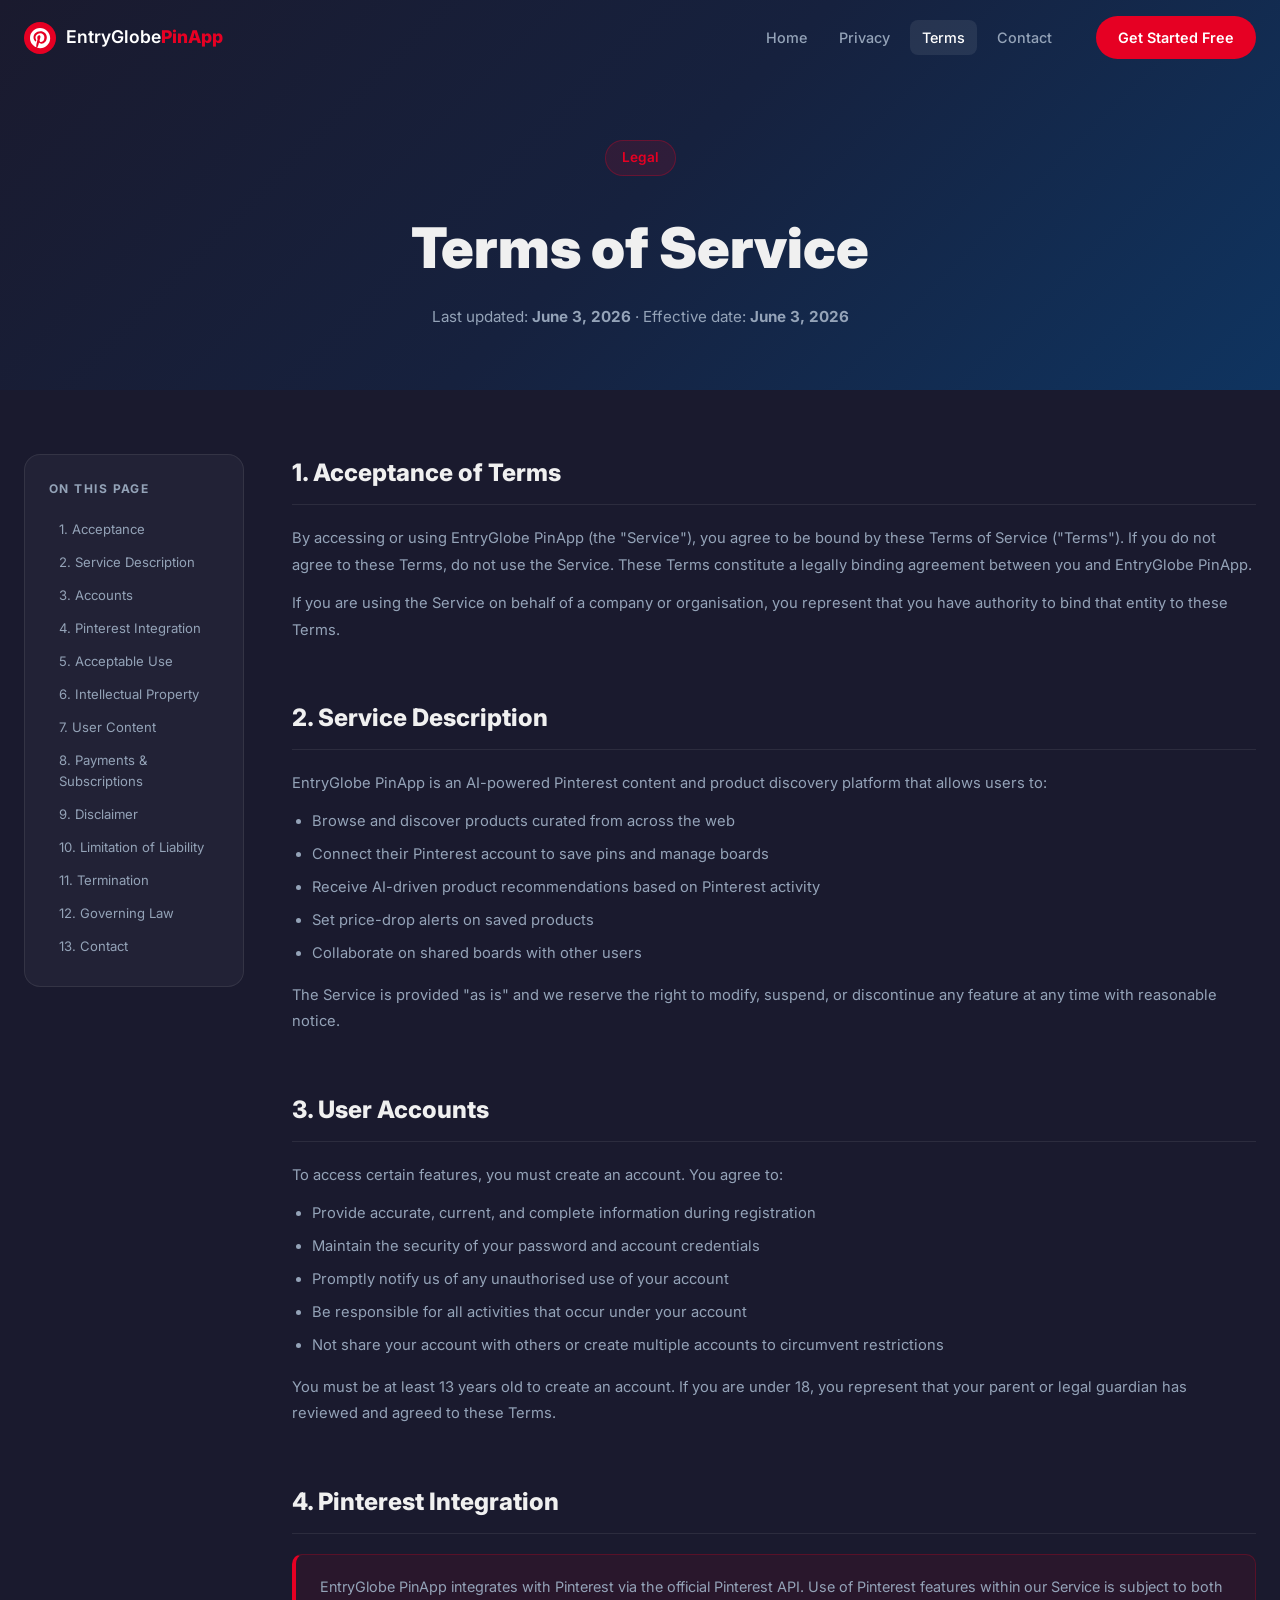
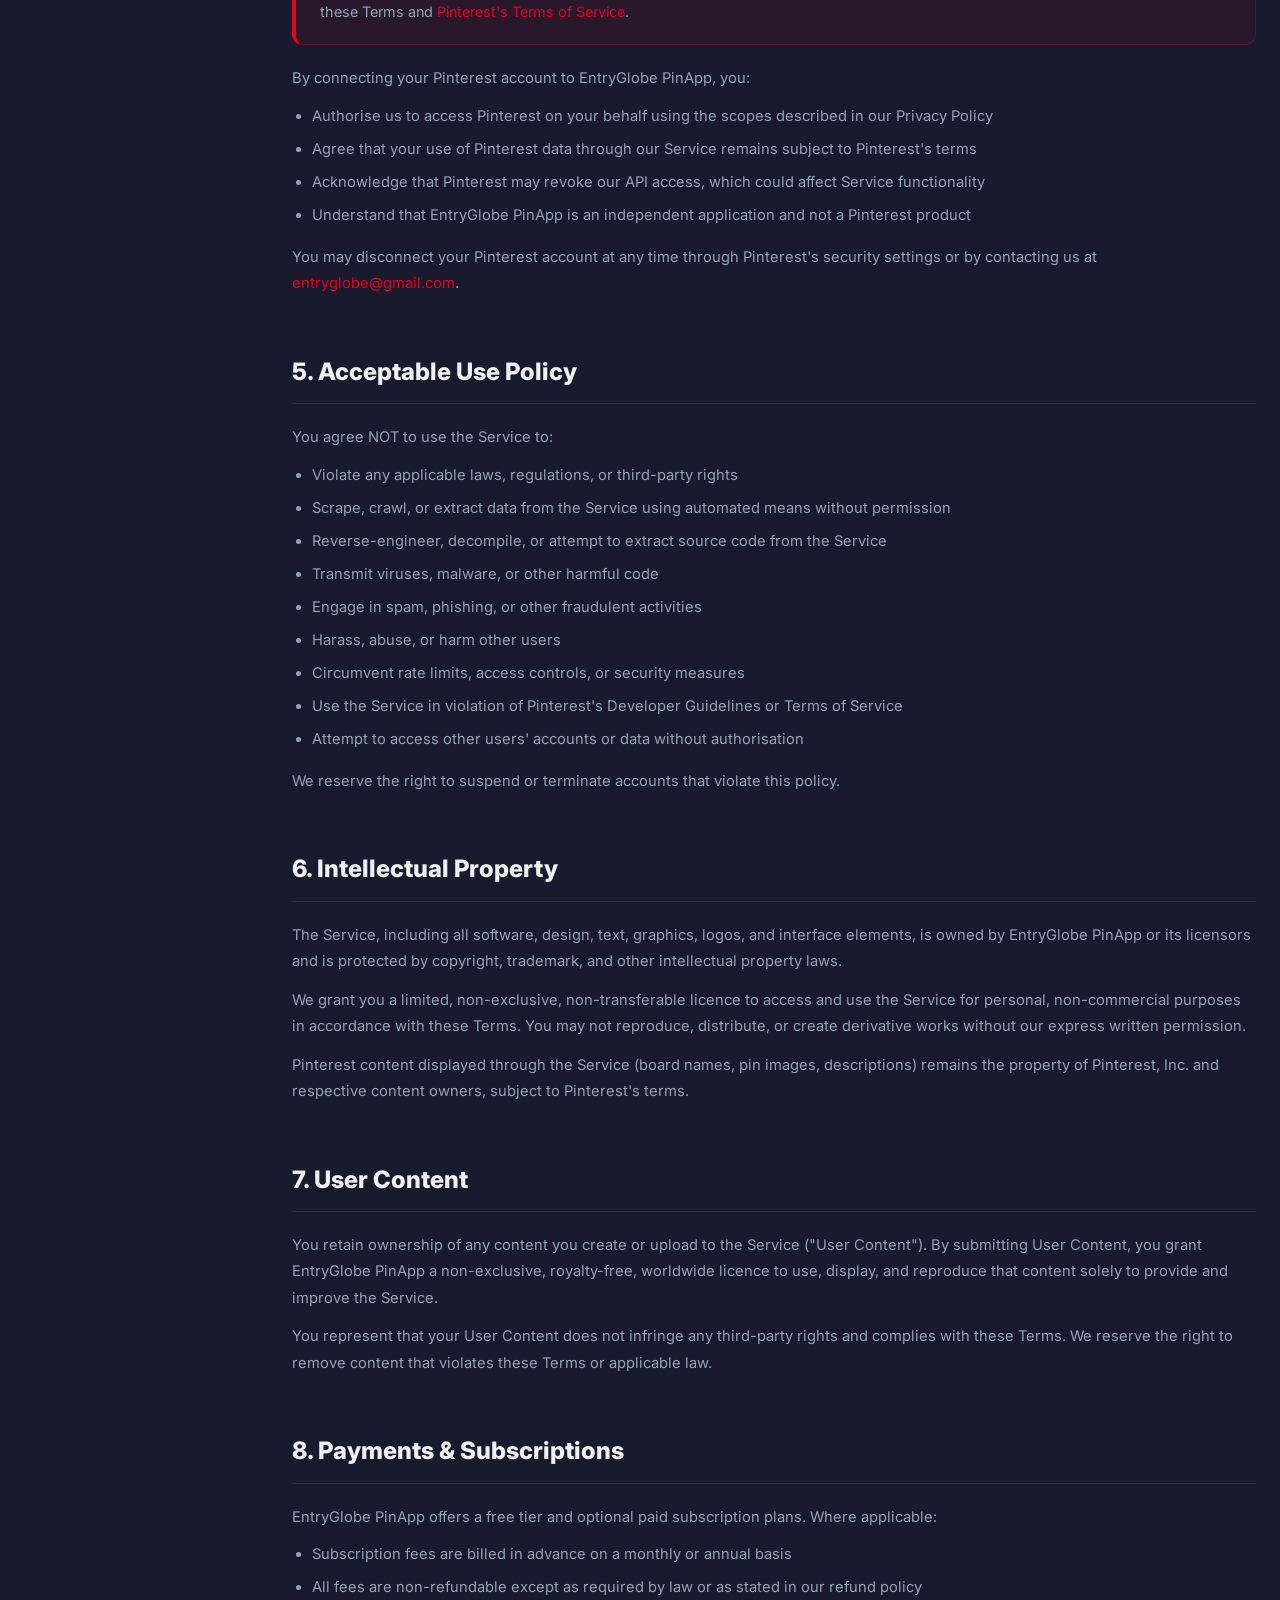
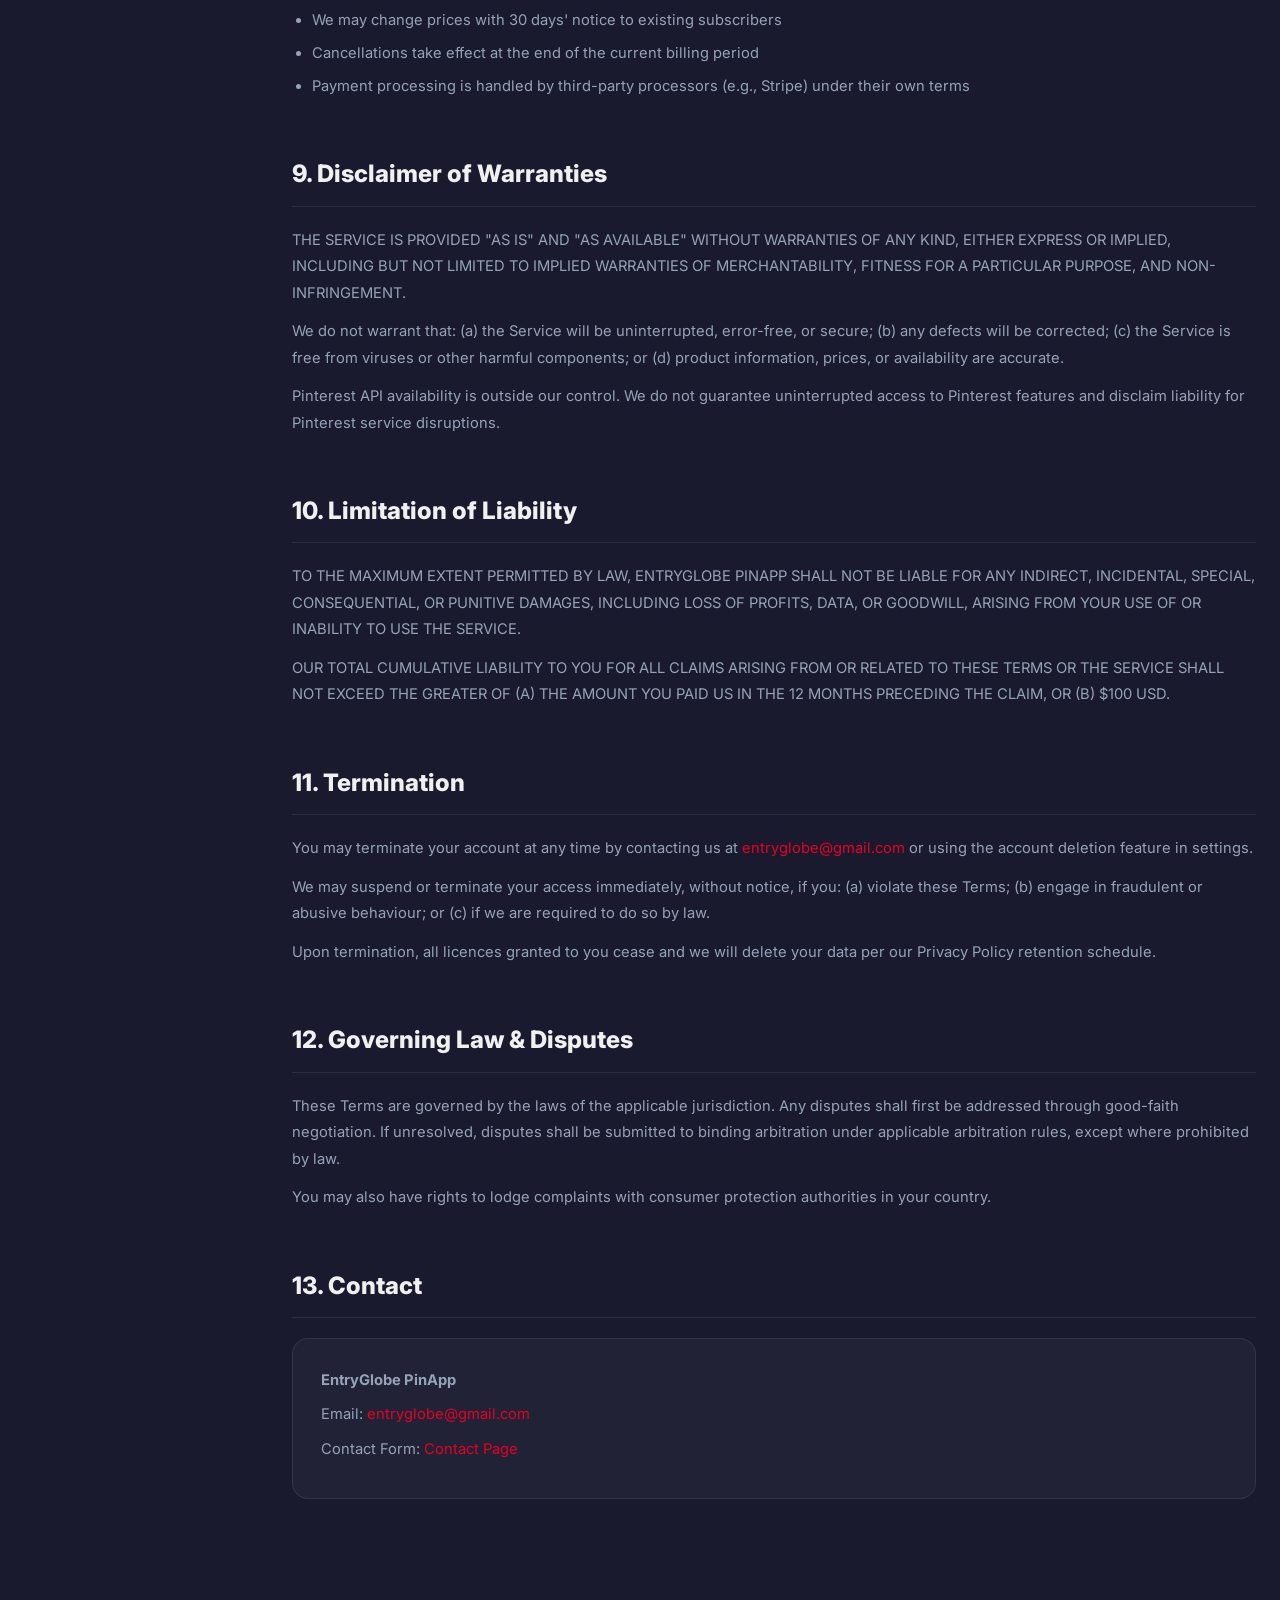
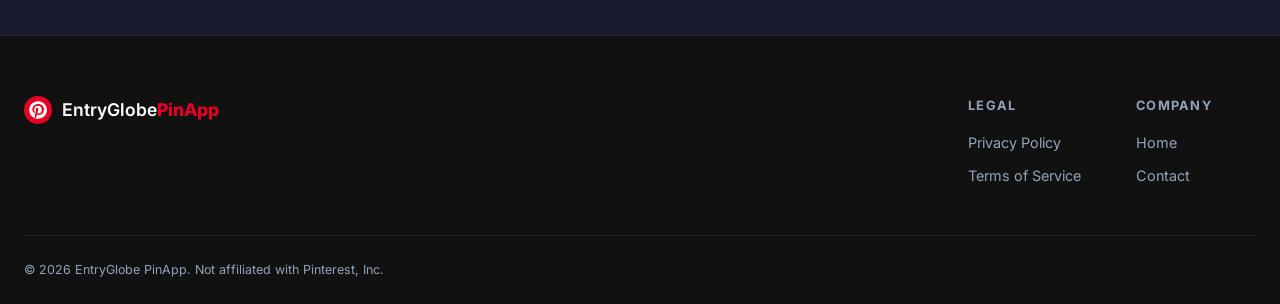
<file: terms.html>
<!DOCTYPE html>
<html lang="en">
<head>
  <meta charset="UTF-8" />
  <meta name="viewport" content="width=device-width, initial-scale=1.0" />
  <title>Terms of Service – EntryGlobe PinApp</title>
  <link rel="stylesheet" href="style.css" />
  <link rel="preconnect" href="https://fonts.googleapis.com" />
  <link href="https://fonts.googleapis.com/css2?family=Inter:wght@300;400;500;600;700;800&display=swap" rel="stylesheet" />
</head>
<body>

<header class="navbar" id="navbar">
  <div class="nav-inner">
    <a href="index.html" class="brand">
      <svg width="32" height="32" viewBox="0 0 32 32" fill="none"><circle cx="16" cy="16" r="16" fill="#E60023"/><path d="M16 6C10.477 6 6 10.477 6 16c0 4.236 2.636 7.855 6.356 9.312-.088-.791-.167-2.005.035-2.868.181-.78 1.207-5.115 1.207-5.115s-.308-.617-.308-1.53c0-1.434.832-2.507 1.866-2.507.88 0 1.306.66 1.306 1.452 0 .885-.564 2.209-.855 3.437-.243 1.028.515 1.863 1.527 1.863 1.832 0 3.244-1.931 3.244-4.716 0-2.466-1.771-4.19-4.3-4.19-2.927 0-4.645 2.195-4.645 4.465 0 .884.34 1.83.765 2.348a.307.307 0 0 1 .071.294c-.078.323-.252 1.027-.286 1.172-.046.19-.152.23-.35.138-1.3-.605-2.112-2.508-2.112-4.038 0-3.286 2.387-6.307 6.883-6.307 3.614 0 6.424 2.576 6.424 6.017 0 3.59-2.263 6.479-5.404 6.479-1.056 0-2.049-.549-2.39-1.197l-.65 2.425c-.235.904-.87 2.037-1.295 2.727.976.302 2.01.466 3.08.466 5.523 0 10-4.477 10-10S21.523 6 16 6z" fill="white"/></svg>
      <span>EntryGlobe<strong>PinApp</strong></span>
    </a>
    <nav class="nav-links">
      <a href="index.html">Home</a>
      <a href="privacy-policy.html">Privacy</a>
      <a href="terms.html" class="active">Terms</a>
      <a href="contact.html">Contact</a>
    </nav>
    <a href="index.html#get-started" class="btn-primary">Get Started Free</a>
    <button class="hamburger" id="hamburger" aria-label="Menu">&#9776;</button>
  </div>
  <div class="mobile-menu" id="mobileMenu">
    <a href="index.html">Home</a>
    <a href="privacy-policy.html">Privacy</a>
    <a href="terms.html">Terms</a>
    <a href="contact.html">Contact</a>
  </div>
</header>

<div class="legal-hero">
  <div class="container">
    <div class="hero-badge">Legal</div>
    <h1>Terms of Service</h1>
    <p>Last updated: <strong>June 3, 2026</strong> &middot; Effective date: <strong>June 3, 2026</strong></p>
  </div>
</div>

<div class="legal-layout container">
  <aside class="legal-toc">
    <h4>On This Page</h4>
    <ul>
      <li><a href="#acceptance">1. Acceptance</a></li>
      <li><a href="#description">2. Service Description</a></li>
      <li><a href="#accounts">3. Accounts</a></li>
      <li><a href="#pinterest-terms">4. Pinterest Integration</a></li>
      <li><a href="#acceptable-use">5. Acceptable Use</a></li>
      <li><a href="#intellectual-property">6. Intellectual Property</a></li>
      <li><a href="#user-content">7. User Content</a></li>
      <li><a href="#payment">8. Payments &amp; Subscriptions</a></li>
      <li><a href="#disclaimer">9. Disclaimer</a></li>
      <li><a href="#limitation">10. Limitation of Liability</a></li>
      <li><a href="#termination">11. Termination</a></li>
      <li><a href="#governing-law">12. Governing Law</a></li>
      <li><a href="#contact">13. Contact</a></li>
    </ul>
  </aside>

  <main class="legal-content">

    <section id="acceptance" class="legal-section">
      <h2>1. Acceptance of Terms</h2>
      <p>By accessing or using EntryGlobe PinApp (the "Service"), you agree to be bound by these Terms of Service ("Terms"). If you do not agree to these Terms, do not use the Service. These Terms constitute a legally binding agreement between you and EntryGlobe PinApp.</p>
      <p>If you are using the Service on behalf of a company or organisation, you represent that you have authority to bind that entity to these Terms.</p>
    </section>

    <section id="description" class="legal-section">
      <h2>2. Service Description</h2>
      <p>EntryGlobe PinApp is an AI-powered Pinterest content and product discovery platform that allows users to:</p>
      <ul>
        <li>Browse and discover products curated from across the web</li>
        <li>Connect their Pinterest account to save pins and manage boards</li>
        <li>Receive AI-driven product recommendations based on Pinterest activity</li>
        <li>Set price-drop alerts on saved products</li>
        <li>Collaborate on shared boards with other users</li>
      </ul>
      <p>The Service is provided "as is" and we reserve the right to modify, suspend, or discontinue any feature at any time with reasonable notice.</p>
    </section>

    <section id="accounts" class="legal-section">
      <h2>3. User Accounts</h2>
      <p>To access certain features, you must create an account. You agree to:</p>
      <ul>
        <li>Provide accurate, current, and complete information during registration</li>
        <li>Maintain the security of your password and account credentials</li>
        <li>Promptly notify us of any unauthorised use of your account</li>
        <li>Be responsible for all activities that occur under your account</li>
        <li>Not share your account with others or create multiple accounts to circumvent restrictions</li>
      </ul>
      <p>You must be at least 13 years old to create an account. If you are under 18, you represent that your parent or legal guardian has reviewed and agreed to these Terms.</p>
    </section>

    <section id="pinterest-terms" class="legal-section">
      <h2>4. Pinterest Integration</h2>
      <div class="highlight-box">
        EntryGlobe PinApp integrates with Pinterest via the official Pinterest API. Use of Pinterest features within our Service is subject to both these Terms and <a href="https://policy.pinterest.com/en/terms-of-service" target="_blank" rel="noopener">Pinterest's Terms of Service</a>.
      </div>
      <p>By connecting your Pinterest account to EntryGlobe PinApp, you:</p>
      <ul>
        <li>Authorise us to access Pinterest on your behalf using the scopes described in our Privacy Policy</li>
        <li>Agree that your use of Pinterest data through our Service remains subject to Pinterest's terms</li>
        <li>Acknowledge that Pinterest may revoke our API access, which could affect Service functionality</li>
        <li>Understand that EntryGlobe PinApp is an independent application and not a Pinterest product</li>
      </ul>
      <p>You may disconnect your Pinterest account at any time through Pinterest's security settings or by contacting us at <a href="mailto:entryglobe@gmail.com">entryglobe@gmail.com</a>.</p>
    </section>

    <section id="acceptable-use" class="legal-section">
      <h2>5. Acceptable Use Policy</h2>
      <p>You agree NOT to use the Service to:</p>
      <ul>
        <li>Violate any applicable laws, regulations, or third-party rights</li>
        <li>Scrape, crawl, or extract data from the Service using automated means without permission</li>
        <li>Reverse-engineer, decompile, or attempt to extract source code from the Service</li>
        <li>Transmit viruses, malware, or other harmful code</li>
        <li>Engage in spam, phishing, or other fraudulent activities</li>
        <li>Harass, abuse, or harm other users</li>
        <li>Circumvent rate limits, access controls, or security measures</li>
        <li>Use the Service in violation of Pinterest's Developer Guidelines or Terms of Service</li>
        <li>Attempt to access other users' accounts or data without authorisation</li>
      </ul>
      <p>We reserve the right to suspend or terminate accounts that violate this policy.</p>
    </section>

    <section id="intellectual-property" class="legal-section">
      <h2>6. Intellectual Property</h2>
      <p>The Service, including all software, design, text, graphics, logos, and interface elements, is owned by EntryGlobe PinApp or its licensors and is protected by copyright, trademark, and other intellectual property laws.</p>
      <p>We grant you a limited, non-exclusive, non-transferable licence to access and use the Service for personal, non-commercial purposes in accordance with these Terms. You may not reproduce, distribute, or create derivative works without our express written permission.</p>
      <p>Pinterest content displayed through the Service (board names, pin images, descriptions) remains the property of Pinterest, Inc. and respective content owners, subject to Pinterest's terms.</p>
    </section>

    <section id="user-content" class="legal-section">
      <h2>7. User Content</h2>
      <p>You retain ownership of any content you create or upload to the Service ("User Content"). By submitting User Content, you grant EntryGlobe PinApp a non-exclusive, royalty-free, worldwide licence to use, display, and reproduce that content solely to provide and improve the Service.</p>
      <p>You represent that your User Content does not infringe any third-party rights and complies with these Terms. We reserve the right to remove content that violates these Terms or applicable law.</p>
    </section>

    <section id="payment" class="legal-section">
      <h2>8. Payments &amp; Subscriptions</h2>
      <p>EntryGlobe PinApp offers a free tier and optional paid subscription plans. Where applicable:</p>
      <ul>
        <li>Subscription fees are billed in advance on a monthly or annual basis</li>
        <li>All fees are non-refundable except as required by law or as stated in our refund policy</li>
        <li>We may change prices with 30 days' notice to existing subscribers</li>
        <li>Cancellations take effect at the end of the current billing period</li>
        <li>Payment processing is handled by third-party processors (e.g., Stripe) under their own terms</li>
      </ul>
    </section>

    <section id="disclaimer" class="legal-section">
      <h2>9. Disclaimer of Warranties</h2>
      <p>THE SERVICE IS PROVIDED "AS IS" AND "AS AVAILABLE" WITHOUT WARRANTIES OF ANY KIND, EITHER EXPRESS OR IMPLIED, INCLUDING BUT NOT LIMITED TO IMPLIED WARRANTIES OF MERCHANTABILITY, FITNESS FOR A PARTICULAR PURPOSE, AND NON-INFRINGEMENT.</p>
      <p>We do not warrant that: (a) the Service will be uninterrupted, error-free, or secure; (b) any defects will be corrected; (c) the Service is free from viruses or other harmful components; or (d) product information, prices, or availability are accurate.</p>
      <p>Pinterest API availability is outside our control. We do not guarantee uninterrupted access to Pinterest features and disclaim liability for Pinterest service disruptions.</p>
    </section>

    <section id="limitation" class="legal-section">
      <h2>10. Limitation of Liability</h2>
      <p>TO THE MAXIMUM EXTENT PERMITTED BY LAW, ENTRYGLOBE PINAPP SHALL NOT BE LIABLE FOR ANY INDIRECT, INCIDENTAL, SPECIAL, CONSEQUENTIAL, OR PUNITIVE DAMAGES, INCLUDING LOSS OF PROFITS, DATA, OR GOODWILL, ARISING FROM YOUR USE OF OR INABILITY TO USE THE SERVICE.</p>
      <p>OUR TOTAL CUMULATIVE LIABILITY TO YOU FOR ALL CLAIMS ARISING FROM OR RELATED TO THESE TERMS OR THE SERVICE SHALL NOT EXCEED THE GREATER OF (A) THE AMOUNT YOU PAID US IN THE 12 MONTHS PRECEDING THE CLAIM, OR (B) $100 USD.</p>
    </section>

    <section id="termination" class="legal-section">
      <h2>11. Termination</h2>
      <p>You may terminate your account at any time by contacting us at <a href="mailto:entryglobe@gmail.com">entryglobe@gmail.com</a> or using the account deletion feature in settings.</p>
      <p>We may suspend or terminate your access immediately, without notice, if you: (a) violate these Terms; (b) engage in fraudulent or abusive behaviour; or (c) if we are required to do so by law.</p>
      <p>Upon termination, all licences granted to you cease and we will delete your data per our Privacy Policy retention schedule.</p>
    </section>

    <section id="governing-law" class="legal-section">
      <h2>12. Governing Law &amp; Disputes</h2>
      <p>These Terms are governed by the laws of the applicable jurisdiction. Any disputes shall first be addressed through good-faith negotiation. If unresolved, disputes shall be submitted to binding arbitration under applicable arbitration rules, except where prohibited by law.</p>
      <p>You may also have rights to lodge complaints with consumer protection authorities in your country.</p>
    </section>

    <section id="contact" class="legal-section">
      <h2>13. Contact</h2>
      <div class="contact-box">
        <p><strong>EntryGlobe PinApp</strong></p>
        <p>Email: <a href="mailto:entryglobe@gmail.com">entryglobe@gmail.com</a></p>
        <p>Contact Form: <a href="contact.html">Contact Page</a></p>
      </div>
    </section>

  </main>
</div>

<footer class="footer">
  <div class="footer-inner">
    <div class="footer-brand">
      <a href="index.html" class="brand">
        <svg width="28" height="28" viewBox="0 0 32 32" fill="none"><circle cx="16" cy="16" r="16" fill="#E60023"/><path d="M16 6C10.477 6 6 10.477 6 16c0 4.236 2.636 7.855 6.356 9.312-.088-.791-.167-2.005.035-2.868.181-.78 1.207-5.115 1.207-5.115s-.308-.617-.308-1.53c0-1.434.832-2.507 1.866-2.507.88 0 1.306.66 1.306 1.452 0 .885-.564 2.209-.855 3.437-.243 1.028.515 1.863 1.527 1.863 1.832 0 3.244-1.931 3.244-4.716 0-2.466-1.771-4.19-4.3-4.19-2.927 0-4.645 2.195-4.645 4.465 0 .884.34 1.83.765 2.348a.307.307 0 0 1 .071.294c-.078.323-.252 1.027-.286 1.172-.046.19-.152.23-.35.138-1.3-.605-2.112-2.508-2.112-4.038 0-3.286 2.387-6.307 6.883-6.307 3.614 0 6.424 2.576 6.424 6.017 0 3.59-2.263 6.479-5.404 6.479-1.056 0-2.049-.549-2.39-1.197l-.65 2.425c-.235.904-.87 2.037-1.295 2.727.976.302 2.01.466 3.08.466 5.523 0 10-4.477 10-10S21.523 6 16 6z" fill="white"/></svg>
        <span>EntryGlobe<strong>PinApp</strong></span>
      </a>
    </div>
    <div class="footer-links">
      <div class="footer-col">
        <h4>Legal</h4>
        <a href="privacy-policy.html">Privacy Policy</a>
        <a href="terms.html">Terms of Service</a>
      </div>
      <div class="footer-col">
        <h4>Company</h4>
        <a href="index.html">Home</a>
        <a href="contact.html">Contact</a>
      </div>
    </div>
  </div>
  <div class="footer-bottom">
    <p>&copy; 2026 EntryGlobe PinApp. Not affiliated with Pinterest, Inc.</p>
  </div>
</footer>

<script>
  window.addEventListener('scroll', () => {
    document.getElementById('navbar').classList.toggle('scrolled', window.scrollY > 50);
  });
  document.getElementById('hamburger').addEventListener('click', () => {
    document.getElementById('mobileMenu').classList.toggle('open');
  });
  const sections = document.querySelectorAll('.legal-section');
  const tocLinks = document.querySelectorAll('.legal-toc a');
  window.addEventListener('scroll', () => {
    let current = '';
    sections.forEach(s => { if (window.scrollY >= s.offsetTop - 120) current = s.id; });
    tocLinks.forEach(a => { a.classList.toggle('toc-active', a.getAttribute('href') === '#' + current); });
  });
</script>
</body>
</html>
</file>
<file: style.css>
/* ── RESET & BASE ── */
*, *::before, *::after { box-sizing: border-box; margin: 0; padding: 0; }

:root {
  --red: #E60023;
  --red-dark: #ad081b;
  --red-light: #fff0f0;
  --dark: #111111;
  --body: #1a1a2e;
  --surface: #16213e;
  --surface2: #0f3460;
  --text: #f0f0f0;
  --muted: #94a3b8;
  --border: rgba(255,255,255,0.08);
  --card-bg: rgba(255,255,255,0.04);
  --card-hover: rgba(255,255,255,0.08);
  --gradient: linear-gradient(135deg, #E60023 0%, #ff6b6b 50%, #ffd93d 100%);
  --gradient-bg: linear-gradient(135deg, #1a1a2e 0%, #16213e 50%, #0f3460 100%);
  --radius: 16px;
  --radius-sm: 10px;
  --shadow: 0 8px 32px rgba(0,0,0,0.4);
  --shadow-lg: 0 24px 64px rgba(0,0,0,0.5);
}

html { scroll-behavior: smooth; }

body {
  font-family: 'Inter', -apple-system, BlinkMacSystemFont, 'Segoe UI', sans-serif;
  background: var(--body);
  color: var(--text);
  line-height: 1.6;
  overflow-x: hidden;
}

a { color: inherit; text-decoration: none; }
img { max-width: 100%; display: block; }
ul { list-style: none; }

.container {
  max-width: 1280px;
  margin: 0 auto;
  padding: 0 24px;
}

/* ── TYPOGRAPHY ── */
.gradient-text {
  background: var(--gradient);
  -webkit-background-clip: text;
  -webkit-text-fill-color: transparent;
  background-clip: text;
}

.section-label {
  display: inline-block;
  font-size: 0.75rem;
  font-weight: 700;
  letter-spacing: 0.15em;
  text-transform: uppercase;
  color: var(--red);
  background: rgba(230,0,35,0.12);
  padding: 4px 14px;
  border-radius: 99px;
  margin-bottom: 16px;
}

.section-title {
  font-size: clamp(1.8rem, 4vw, 2.8rem);
  font-weight: 800;
  line-height: 1.2;
  margin-bottom: 48px;
  text-align: center;
}

/* ── BUTTONS ── */
.btn-primary {
  display: inline-flex;
  align-items: center;
  gap: 8px;
  background: var(--red);
  color: #fff;
  font-weight: 600;
  font-size: 0.9rem;
  padding: 10px 22px;
  border-radius: 99px;
  border: none;
  cursor: pointer;
  transition: background 0.2s, transform 0.15s, box-shadow 0.2s;
  text-decoration: none;
}
.btn-primary:hover {
  background: var(--red-dark);
  transform: translateY(-1px);
  box-shadow: 0 6px 20px rgba(230,0,35,0.4);
}
.btn-primary.btn-lg { font-size: 1rem; padding: 14px 32px; }
.btn-primary.btn-full { width: 100%; justify-content: center; }

.btn-ghost {
  display: inline-flex;
  align-items: center;
  gap: 8px;
  background: transparent;
  color: var(--text);
  font-weight: 600;
  font-size: 1rem;
  padding: 14px 32px;
  border-radius: 99px;
  border: 1.5px solid rgba(255,255,255,0.2);
  cursor: pointer;
  transition: border-color 0.2s, background 0.2s, transform 0.15s;
  text-decoration: none;
}
.btn-ghost:hover {
  border-color: rgba(255,255,255,0.5);
  background: rgba(255,255,255,0.06);
  transform: translateY(-1px);
}

/* ── NAVBAR ── */
.navbar {
  position: fixed;
  top: 0; left: 0; right: 0;
  z-index: 1000;
  background: transparent;
  transition: background 0.3s, box-shadow 0.3s, backdrop-filter 0.3s;
}
.navbar.scrolled {
  background: rgba(17, 17, 17, 0.9);
  backdrop-filter: blur(20px);
  box-shadow: 0 1px 0 var(--border);
}

.nav-inner {
  max-width: 1280px;
  margin: 0 auto;
  padding: 16px 24px;
  display: flex;
  align-items: center;
  gap: 32px;
}

.brand {
  display: flex;
  align-items: center;
  gap: 10px;
  font-size: 1.1rem;
  font-weight: 600;
  white-space: nowrap;
  text-decoration: none;
  color: #fff;
}
.brand strong { font-weight: 800; color: var(--red); }

.nav-links {
  display: flex;
  align-items: center;
  gap: 8px;
  margin-left: auto;
}
.nav-links a {
  font-size: 0.9rem;
  font-weight: 500;
  color: var(--muted);
  padding: 6px 12px;
  border-radius: 8px;
  transition: color 0.2s, background 0.2s;
  text-decoration: none;
}
.nav-links a:hover, .nav-links a.active {
  color: #fff;
  background: rgba(255,255,255,0.08);
}

.hamburger {
  display: none;
  background: none;
  border: none;
  color: #fff;
  font-size: 1.5rem;
  cursor: pointer;
  margin-left: auto;
}

.mobile-menu {
  display: none;
  flex-direction: column;
  gap: 4px;
  padding: 0 24px 20px;
  background: rgba(17,17,17,0.97);
  backdrop-filter: blur(20px);
}
.mobile-menu.open { display: flex; }
.mobile-menu a {
  color: var(--muted);
  font-weight: 500;
  padding: 10px 12px;
  border-radius: 8px;
  transition: color 0.2s, background 0.2s;
}
.mobile-menu a:hover { color: #fff; background: rgba(255,255,255,0.06); }

/* ── HERO ── */
.hero {
  min-height: 100vh;
  display: flex;
  flex-direction: column;
  align-items: center;
  justify-content: center;
  text-align: center;
  padding: 120px 24px 80px;
  background: var(--gradient-bg);
  position: relative;
  overflow: hidden;
}
.hero::before {
  content: '';
  position: absolute;
  inset: 0;
  background: radial-gradient(ellipse 80% 60% at 50% 0%, rgba(230,0,35,0.15) 0%, transparent 70%);
  pointer-events: none;
}

.hero-badge {
  display: inline-flex;
  align-items: center;
  gap: 8px;
  font-size: 0.85rem;
  font-weight: 600;
  color: var(--red);
  background: rgba(230,0,35,0.12);
  border: 1px solid rgba(230,0,35,0.3);
  padding: 6px 16px;
  border-radius: 99px;
  margin-bottom: 28px;
}

.hero h1 {
  font-size: clamp(2.5rem, 7vw, 5rem);
  font-weight: 900;
  line-height: 1.1;
  max-width: 900px;
  margin-bottom: 24px;
  letter-spacing: -0.02em;
}

.hero-sub {
  font-size: clamp(1rem, 2vw, 1.25rem);
  color: var(--muted);
  max-width: 600px;
  margin-bottom: 44px;
  line-height: 1.7;
}

.hero-cta {
  display: flex;
  gap: 16px;
  flex-wrap: wrap;
  justify-content: center;
  margin-bottom: 64px;
}

.hero-stats {
  display: flex;
  align-items: center;
  gap: 0;
  background: rgba(255,255,255,0.04);
  border: 1px solid var(--border);
  border-radius: 16px;
  padding: 24px 40px;
  backdrop-filter: blur(10px);
  flex-wrap: wrap;
  gap: 24px;
  justify-content: center;
}

.stat {
  display: flex;
  flex-direction: column;
  align-items: center;
  gap: 4px;
}
.stat strong {
  font-size: 1.8rem;
  font-weight: 800;
  background: var(--gradient);
  -webkit-background-clip: text;
  -webkit-text-fill-color: transparent;
  background-clip: text;
}
.stat span { font-size: 0.8rem; color: var(--muted); font-weight: 500; }

.stat-divider {
  width: 1px;
  height: 40px;
  background: var(--border);
}

/* ── FEATURES ── */
.features-strip {
  padding: 100px 0;
  background: var(--surface);
}
.features-strip .container { text-align: center; }

.features-grid {
  display: grid;
  grid-template-columns: repeat(auto-fit, minmax(280px, 1fr));
  gap: 24px;
  text-align: left;
}

.feature-card {
  background: var(--card-bg);
  border: 1px solid var(--border);
  border-radius: var(--radius);
  padding: 32px;
  transition: background 0.2s, transform 0.2s, box-shadow 0.2s;
}
.feature-card:hover {
  background: var(--card-hover);
  transform: translateY(-4px);
  box-shadow: var(--shadow);
}

.feature-icon {
  width: 52px;
  height: 52px;
  border-radius: 14px;
  display: flex;
  align-items: center;
  justify-content: center;
  font-size: 1.5rem;
  margin-bottom: 20px;
}

.feature-card h3 {
  font-size: 1.1rem;
  font-weight: 700;
  margin-bottom: 10px;
  color: #fff;
}
.feature-card p { color: var(--muted); font-size: 0.9rem; line-height: 1.7; }

/* ── PRODUCTS SECTION ── */
.products-section {
  padding: 100px 0;
  background: var(--body);
}
.products-section .container { text-align: center; }

.filter-bar {
  display: flex;
  gap: 10px;
  justify-content: center;
  flex-wrap: wrap;
  margin-bottom: 48px;
}

.filter-btn {
  padding: 8px 18px;
  border-radius: 99px;
  border: 1.5px solid rgba(255,255,255,0.12);
  background: transparent;
  color: var(--muted);
  font-size: 0.85rem;
  font-weight: 600;
  cursor: pointer;
  transition: all 0.2s;
  font-family: inherit;
}
.filter-btn:hover, .filter-btn.active {
  background: var(--red);
  border-color: var(--red);
  color: #fff;
}

/* Masonry-style CSS grid */
.masonry-grid {
  columns: 5 220px;
  column-gap: 16px;
  gap: 16px;
}

.pin-card {
  break-inside: avoid;
  margin-bottom: 16px;
  background: var(--card-bg);
  border: 1px solid var(--border);
  border-radius: var(--radius);
  overflow: hidden;
  transition: transform 0.2s, box-shadow 0.2s;
  animation: fadeInUp 0.4s ease both;
}
.pin-card:hover { transform: translateY(-6px); box-shadow: var(--shadow-lg); }

.pin-img-wrap {
  position: relative;
  overflow: hidden;
  border-radius: var(--radius) var(--radius) 0 0;
}
.pin-img-wrap img {
  width: 100%;
  display: block;
  object-fit: cover;
  transition: transform 0.4s ease;
}
.pin-card:hover .pin-img-wrap img { transform: scale(1.06); }

.pin-overlay {
  position: absolute;
  inset: 0;
  background: rgba(0,0,0,0.3);
  display: flex;
  align-items: flex-end;
  justify-content: flex-end;
  padding: 12px;
  opacity: 0;
  transition: opacity 0.2s;
}
.pin-card:hover .pin-overlay { opacity: 1; }

.save-btn {
  background: var(--red);
  color: #fff;
  border: none;
  border-radius: 99px;
  font-size: 0.8rem;
  font-weight: 700;
  padding: 8px 16px;
  cursor: pointer;
  transition: background 0.2s, transform 0.15s;
  font-family: inherit;
}
.save-btn:hover { background: var(--red-dark); transform: scale(1.05); }

.pin-badge {
  position: absolute;
  top: 10px;
  left: 10px;
  background: rgba(0,0,0,0.65);
  color: #fff;
  font-size: 0.65rem;
  font-weight: 700;
  letter-spacing: 0.05em;
  text-transform: uppercase;
  padding: 3px 8px;
  border-radius: 99px;
  backdrop-filter: blur(4px);
}

.pin-info {
  padding: 12px 14px 14px;
}
.pin-title {
  font-size: 0.85rem;
  font-weight: 600;
  color: var(--text);
  margin-bottom: 6px;
  line-height: 1.4;
}
.pin-meta {
  display: flex;
  align-items: center;
  justify-content: space-between;
  gap: 8px;
}
.pin-price {
  font-size: 0.9rem;
  font-weight: 800;
  color: var(--red);
}
.pin-saves {
  font-size: 0.72rem;
  color: var(--muted);
}

.load-more-wrap {
  text-align: center;
  margin-top: 48px;
}

/* ── HOW IT WORKS ── */
.how-section {
  padding: 100px 0;
  background: var(--surface);
  text-align: center;
}

.steps-row {
  display: flex;
  align-items: center;
  justify-content: center;
  gap: 0;
  flex-wrap: wrap;
  gap: 24px;
}

.step-card {
  background: var(--card-bg);
  border: 1px solid var(--border);
  border-radius: var(--radius);
  padding: 40px 32px;
  flex: 1;
  min-width: 220px;
  max-width: 280px;
  text-align: left;
  transition: background 0.2s, transform 0.2s;
}
.step-card:hover { background: var(--card-hover); transform: translateY(-4px); }

.step-num {
  font-size: 3rem;
  font-weight: 900;
  background: var(--gradient);
  -webkit-background-clip: text;
  -webkit-text-fill-color: transparent;
  background-clip: text;
  line-height: 1;
  margin-bottom: 16px;
}

.step-card h3 { font-size: 1.1rem; font-weight: 700; margin-bottom: 10px; }
.step-card p { color: var(--muted); font-size: 0.9rem; line-height: 1.6; }

.step-arrow {
  font-size: 1.5rem;
  color: var(--muted);
  flex-shrink: 0;
}

/* ── TESTIMONIALS ── */
.testimonials-section {
  padding: 100px 0;
  background: var(--body);
  text-align: center;
}

.testimonials-grid {
  display: grid;
  grid-template-columns: repeat(auto-fit, minmax(280px, 1fr));
  gap: 24px;
  text-align: left;
}

.testimonial-card {
  background: var(--card-bg);
  border: 1px solid var(--border);
  border-radius: var(--radius);
  padding: 32px;
  transition: transform 0.2s, box-shadow 0.2s;
}
.testimonial-card:hover { transform: translateY(-4px); box-shadow: var(--shadow); }
.testimonial-card.featured {
  background: rgba(230,0,35,0.08);
  border-color: rgba(230,0,35,0.3);
}

.stars { font-size: 1rem; color: #ffd93d; margin-bottom: 16px; letter-spacing: 2px; }

.testimonial-card p {
  color: var(--muted);
  font-size: 0.95rem;
  line-height: 1.7;
  margin-bottom: 24px;
  font-style: italic;
}

.testimonial-author {
  display: flex;
  align-items: center;
  gap: 12px;
}
.testimonial-author img {
  width: 44px;
  height: 44px;
  border-radius: 50%;
  object-fit: cover;
}
.testimonial-author div { display: flex; flex-direction: column; gap: 2px; }
.testimonial-author strong { font-size: 0.9rem; font-weight: 700; }
.testimonial-author span { font-size: 0.78rem; color: var(--muted); }

/* ── CTA BANNER ── */
.cta-banner {
  padding: 100px 24px;
  background: var(--gradient-bg);
  text-align: center;
  position: relative;
  overflow: hidden;
}
.cta-banner::before {
  content: '';
  position: absolute;
  inset: 0;
  background: radial-gradient(ellipse 80% 80% at 50% 50%, rgba(230,0,35,0.2) 0%, transparent 70%);
  pointer-events: none;
}
.cta-banner h2 {
  font-size: clamp(1.8rem, 4vw, 2.8rem);
  font-weight: 800;
  margin-bottom: 16px;
}
.cta-banner p { color: var(--muted); margin-bottom: 36px; font-size: 1.1rem; }

.cta-form {
  display: flex;
  gap: 12px;
  justify-content: center;
  max-width: 500px;
  margin: 0 auto 16px;
  flex-wrap: wrap;
}
.cta-form input {
  flex: 1;
  min-width: 240px;
  padding: 14px 20px;
  border-radius: 99px;
  border: 1.5px solid rgba(255,255,255,0.15);
  background: rgba(255,255,255,0.07);
  color: #fff;
  font-size: 0.95rem;
  font-family: inherit;
  outline: none;
  transition: border-color 0.2s;
}
.cta-form input::placeholder { color: var(--muted); }
.cta-form input:focus { border-color: var(--red); }

.cta-fine { font-size: 0.8rem; color: var(--muted); }

/* ── FOOTER ── */
.footer {
  background: var(--dark);
  border-top: 1px solid var(--border);
  padding: 60px 24px 0;
}

.footer-inner {
  max-width: 1280px;
  margin: 0 auto;
  display: flex;
  gap: 48px;
  flex-wrap: wrap;
  padding-bottom: 48px;
  border-bottom: 1px solid var(--border);
}

.footer-brand {
  flex: 1;
  min-width: 220px;
}
.footer-brand .brand { margin-bottom: 16px; }
.footer-brand p { color: var(--muted); font-size: 0.9rem; line-height: 1.7; max-width: 280px; }

.footer-links {
  display: flex;
  gap: 48px;
  flex-wrap: wrap;
}

.footer-col {
  display: flex;
  flex-direction: column;
  gap: 10px;
  min-width: 120px;
}
.footer-col h4 {
  font-size: 0.8rem;
  font-weight: 700;
  text-transform: uppercase;
  letter-spacing: 0.1em;
  color: var(--muted);
  margin-bottom: 4px;
}
.footer-col a {
  font-size: 0.9rem;
  color: var(--muted);
  transition: color 0.2s;
}
.footer-col a:hover { color: #fff; }

.footer-bottom {
  max-width: 1280px;
  margin: 0 auto;
  padding: 24px 0;
  display: flex;
  flex-direction: column;
  gap: 4px;
}
.footer-bottom p {
  font-size: 0.78rem;
  color: var(--muted);
}
.footer-bottom a { color: var(--red); }
.footer-bottom a:hover { text-decoration: underline; }

/* ── LEGAL PAGES ── */
.legal-hero {
  background: var(--gradient-bg);
  padding: 140px 24px 60px;
  text-align: center;
}
.legal-hero .container { max-width: 700px; }
.legal-hero h1 {
  font-size: clamp(2rem, 5vw, 3.5rem);
  font-weight: 900;
  margin-bottom: 12px;
}
.legal-hero p { color: var(--muted); font-size: 0.95rem; }

.legal-layout {
  display: grid;
  grid-template-columns: 220px 1fr;
  gap: 48px;
  padding-top: 64px;
  padding-bottom: 80px;
  align-items: start;
}

.legal-toc {
  position: sticky;
  top: 100px;
  background: var(--card-bg);
  border: 1px solid var(--border);
  border-radius: var(--radius);
  padding: 24px;
}
.legal-toc h4 {
  font-size: 0.75rem;
  font-weight: 700;
  text-transform: uppercase;
  letter-spacing: 0.12em;
  color: var(--muted);
  margin-bottom: 16px;
}
.legal-toc ul { display: flex; flex-direction: column; gap: 2px; }
.legal-toc a {
  font-size: 0.82rem;
  color: var(--muted);
  padding: 5px 10px;
  border-radius: 6px;
  display: block;
  transition: color 0.2s, background 0.2s;
}
.legal-toc a:hover, .legal-toc a.toc-active {
  color: #fff;
  background: rgba(255,255,255,0.06);
}

.legal-content { min-width: 0; }

.legal-section {
  margin-bottom: 56px;
  scroll-margin-top: 100px;
}

.legal-section h2 {
  font-size: 1.5rem;
  font-weight: 800;
  margin-bottom: 20px;
  padding-bottom: 12px;
  border-bottom: 1px solid var(--border);
}
.legal-section h3 {
  font-size: 1.05rem;
  font-weight: 700;
  margin: 24px 0 12px;
  color: #e0e0e0;
}
.legal-section p {
  color: var(--muted);
  font-size: 0.92rem;
  line-height: 1.8;
  margin-bottom: 12px;
}
.legal-section ul, .legal-section ol {
  list-style: disc;
  padding-left: 20px;
  display: flex;
  flex-direction: column;
  gap: 8px;
  margin-bottom: 16px;
}
.legal-section ol { list-style: decimal; }
.legal-section li {
  color: var(--muted);
  font-size: 0.92rem;
  line-height: 1.7;
}
.legal-section a { color: var(--red); }
.legal-section a:hover { text-decoration: underline; }
.legal-section code {
  background: rgba(255,255,255,0.08);
  padding: 2px 7px;
  border-radius: 5px;
  font-size: 0.82rem;
  font-family: 'SF Mono', 'Fira Code', monospace;
  color: #f9d;
}

.highlight-box {
  background: rgba(230,0,35,0.08);
  border: 1px solid rgba(230,0,35,0.25);
  border-left: 4px solid var(--red);
  border-radius: var(--radius-sm);
  padding: 20px 24px;
  margin-bottom: 20px;
  font-size: 0.9rem;
  color: var(--muted);
  line-height: 1.7;
}
.highlight-box a { color: var(--red); }

.table-wrap {
  overflow-x: auto;
  margin: 16px 0 20px;
  border-radius: var(--radius-sm);
  border: 1px solid var(--border);
}
table {
  width: 100%;
  border-collapse: collapse;
  font-size: 0.85rem;
}
thead tr { background: rgba(255,255,255,0.05); }
th {
  text-align: left;
  padding: 12px 16px;
  font-weight: 700;
  color: #ccc;
  border-bottom: 1px solid var(--border);
}
td {
  padding: 11px 16px;
  color: var(--muted);
  border-bottom: 1px solid rgba(255,255,255,0.04);
  vertical-align: top;
}
tr:last-child td { border-bottom: none; }
tr:hover td { background: rgba(255,255,255,0.02); }

.contact-box {
  background: var(--card-bg);
  border: 1px solid var(--border);
  border-radius: var(--radius);
  padding: 28px;
  margin: 20px 0;
}
.contact-box p {
  color: var(--muted);
  margin-bottom: 8px !important;
  font-size: 0.92rem !important;
}
.contact-box a { color: var(--red); }

/* ── CONTACT PAGE ── */
.contact-section {
  padding: 64px 24px 80px;
}
.contact-grid {
  display: grid;
  grid-template-columns: 1fr 380px;
  gap: 48px;
  align-items: start;
}

.contact-form-card {
  background: var(--card-bg);
  border: 1px solid var(--border);
  border-radius: var(--radius);
  padding: 40px;
}
.contact-form-card h2 {
  font-size: 1.5rem;
  font-weight: 800;
  margin-bottom: 28px;
}

.form-row { display: grid; grid-template-columns: 1fr 1fr; gap: 16px; }

.form-group {
  display: flex;
  flex-direction: column;
  gap: 6px;
  margin-bottom: 16px;
}
.form-group label {
  font-size: 0.82rem;
  font-weight: 600;
  color: #ccc;
}
.form-group input,
.form-group select,
.form-group textarea {
  background: rgba(255,255,255,0.05);
  border: 1.5px solid rgba(255,255,255,0.1);
  border-radius: 10px;
  color: #fff;
  font-family: inherit;
  font-size: 0.92rem;
  padding: 12px 16px;
  outline: none;
  transition: border-color 0.2s;
  resize: vertical;
}
.form-group input::placeholder,
.form-group textarea::placeholder { color: var(--muted); }
.form-group select option { background: #1a1a2e; }
.form-group input:focus,
.form-group select:focus,
.form-group textarea:focus { border-color: var(--red); }

.form-check {
  display: flex;
  align-items: flex-start;
  gap: 10px;
  margin-bottom: 20px;
}
.form-check input[type="checkbox"] {
  width: 18px;
  height: 18px;
  accent-color: var(--red);
  margin-top: 2px;
  flex-shrink: 0;
}
.form-check label { font-size: 0.82rem; color: var(--muted); line-height: 1.5; }
.form-check a { color: var(--red); }

.form-success {
  text-align: center;
  padding: 40px 20px;
}
.success-icon { font-size: 3rem; margin-bottom: 16px; }
.form-success h3 { font-size: 1.4rem; font-weight: 800; margin-bottom: 12px; }
.form-success p { color: var(--muted); line-height: 1.7; }

.contact-info-col {
  display: flex;
  flex-direction: column;
  gap: 16px;
}

.info-card {
  background: var(--card-bg);
  border: 1px solid var(--border);
  border-radius: var(--radius);
  padding: 24px;
}
.info-icon { font-size: 1.8rem; margin-bottom: 12px; }
.info-card h3 { font-size: 1rem; font-weight: 700; margin-bottom: 8px; }
.info-card p { color: var(--muted); font-size: 0.85rem; line-height: 1.7; margin-bottom: 8px; }
.info-card ul { list-style: disc; padding-left: 16px; }
.info-card li { color: var(--muted); font-size: 0.85rem; line-height: 1.7; }
.info-card a { color: var(--red); font-size: 0.85rem; font-weight: 600; }
.info-card a:hover { text-decoration: underline; }

/* ── FAQ ── */
.faq-section {
  padding: 80px 0 100px;
  background: var(--surface);
  text-align: center;
}

.faq-grid {
  display: grid;
  grid-template-columns: repeat(auto-fit, minmax(280px, 1fr));
  gap: 20px;
  text-align: left;
}

.faq-item {
  background: var(--card-bg);
  border: 1px solid var(--border);
  border-radius: var(--radius);
  padding: 28px;
}
.faq-item h4 { font-size: 0.95rem; font-weight: 700; margin-bottom: 10px; }
.faq-item p { color: var(--muted); font-size: 0.88rem; line-height: 1.7; }

/* ── ANIMATIONS ── */
@keyframes fadeInUp {
  from { opacity: 0; transform: translateY(16px); }
  to { opacity: 1; transform: translateY(0); }
}
.fade-in { animation: fadeInUp 0.35s ease both; }

/* ── RESPONSIVE ── */
@media (max-width: 1024px) {
  .masonry-grid { columns: 4 200px; }
  .contact-grid { grid-template-columns: 1fr; }
  .contact-info-col { display: grid; grid-template-columns: 1fr 1fr; }
}

@media (max-width: 768px) {
  .nav-links, .navbar .btn-primary { display: none; }
  .hamburger { display: block; }

  .masonry-grid { columns: 2 160px; }

  .legal-layout { grid-template-columns: 1fr; }
  .legal-toc { display: none; }

  .steps-row { flex-direction: column; align-items: stretch; }
  .step-arrow { transform: rotate(90deg); text-align: center; }
  .step-card { max-width: 100%; }

  .stat-divider { display: none; }
  .hero-stats { gap: 20px; padding: 20px 24px; }

  .form-row { grid-template-columns: 1fr; }
  .contact-info-col { grid-template-columns: 1fr; }
}

@media (max-width: 480px) {
  .masonry-grid { columns: 2 140px; }
  .filter-bar { gap: 6px; }
  .filter-btn { padding: 6px 12px; font-size: 0.78rem; }
}
</file>
